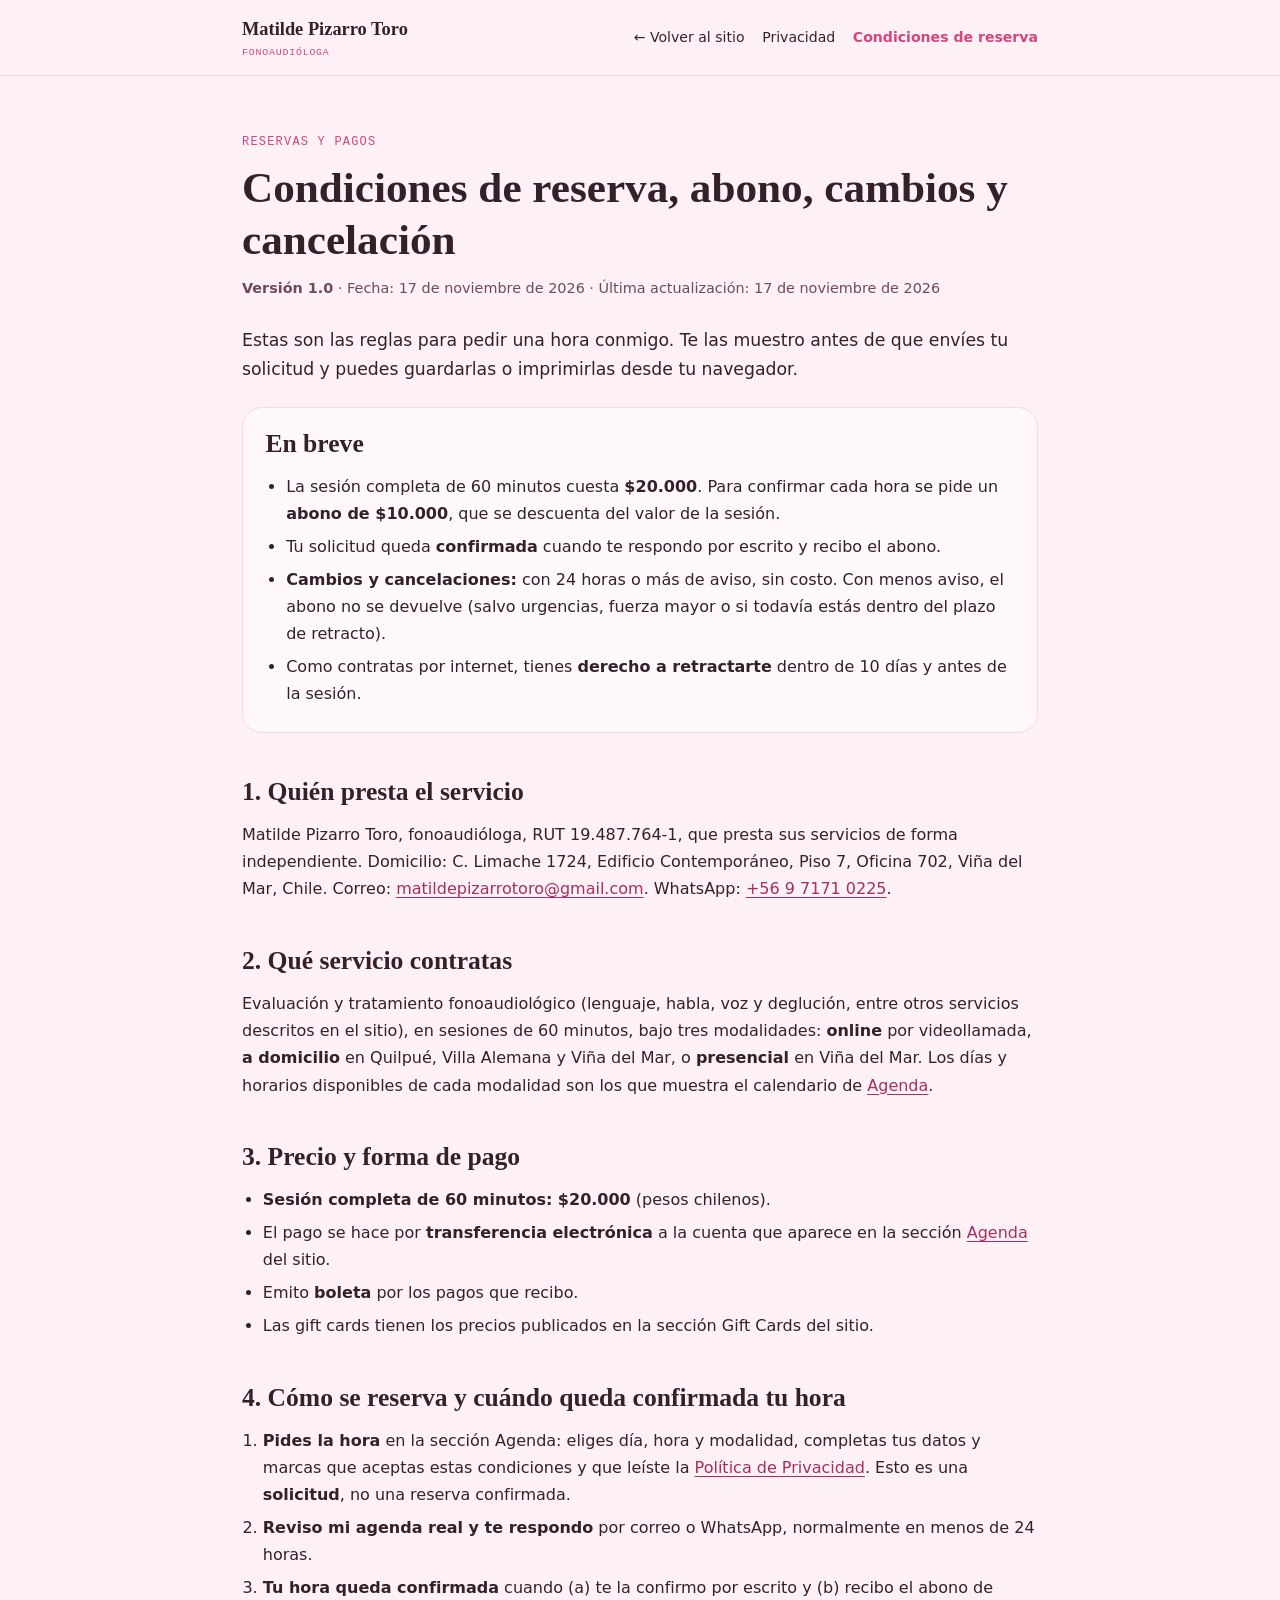
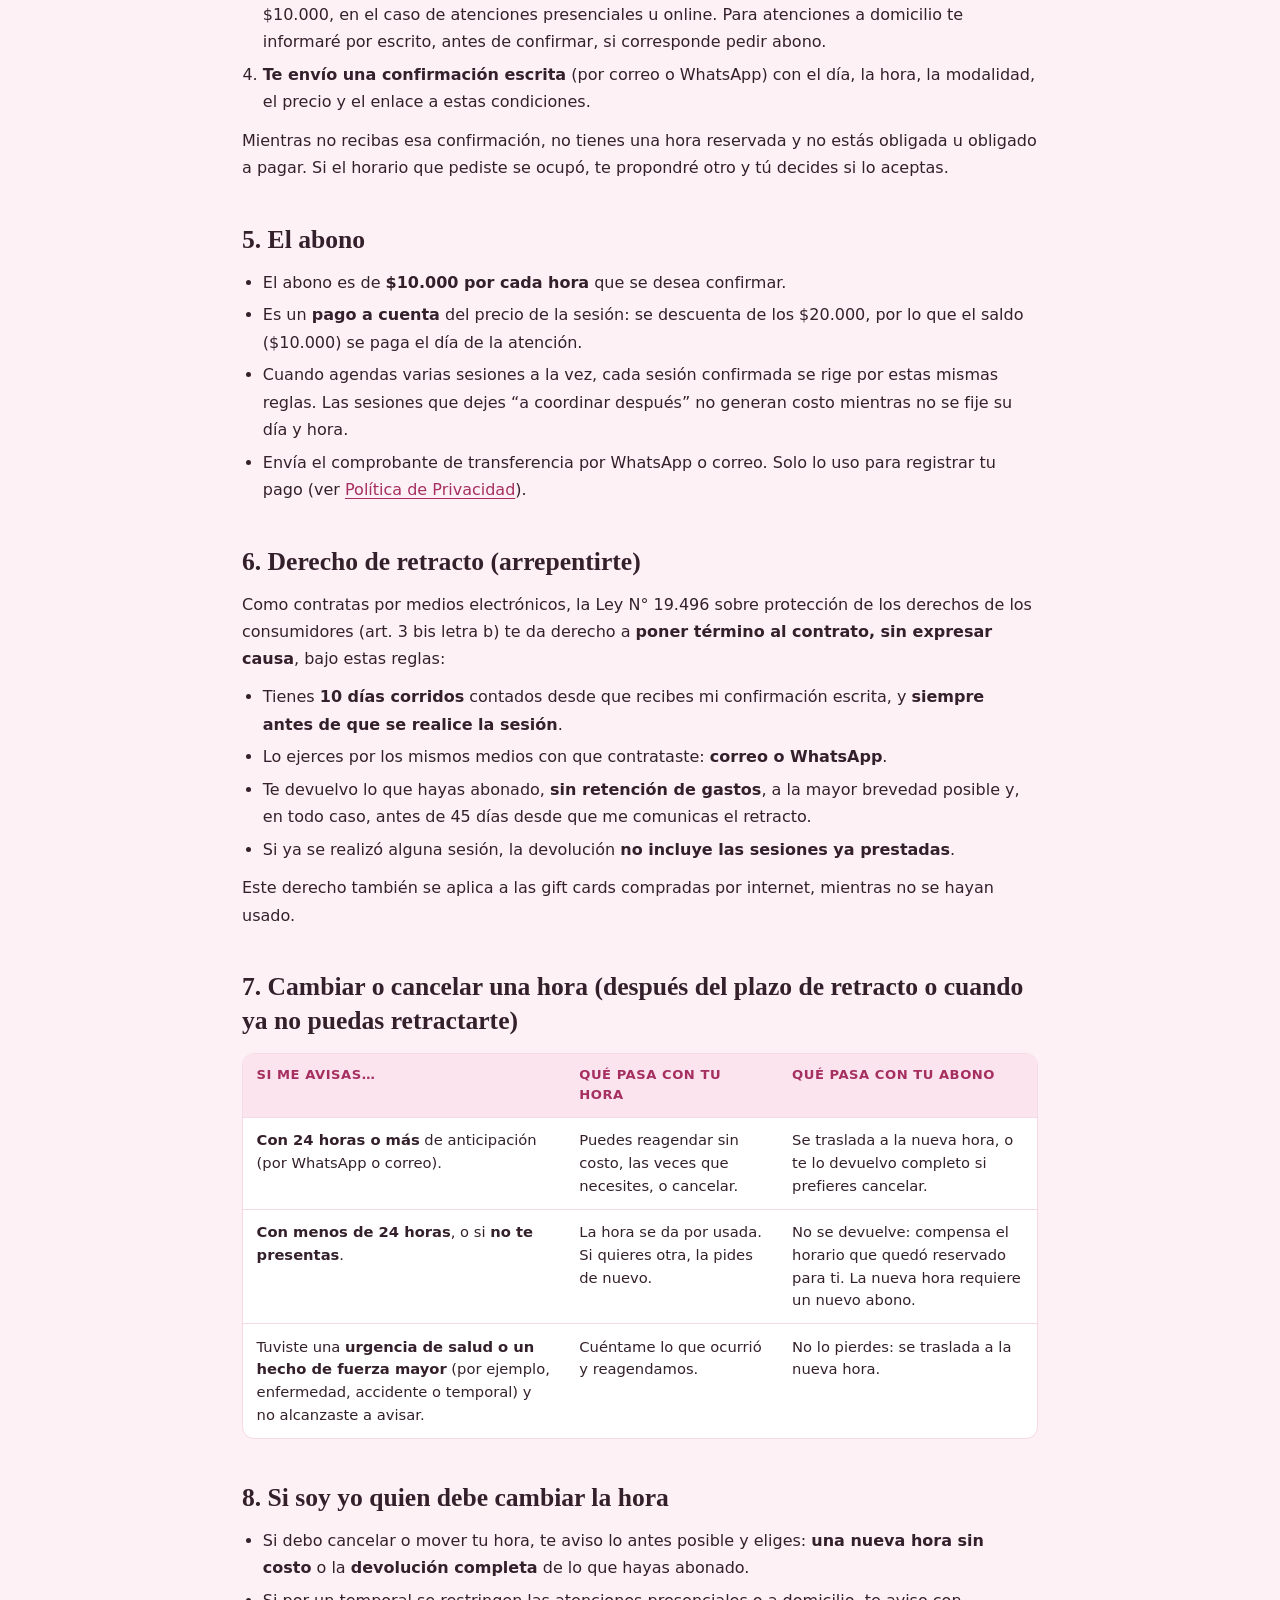
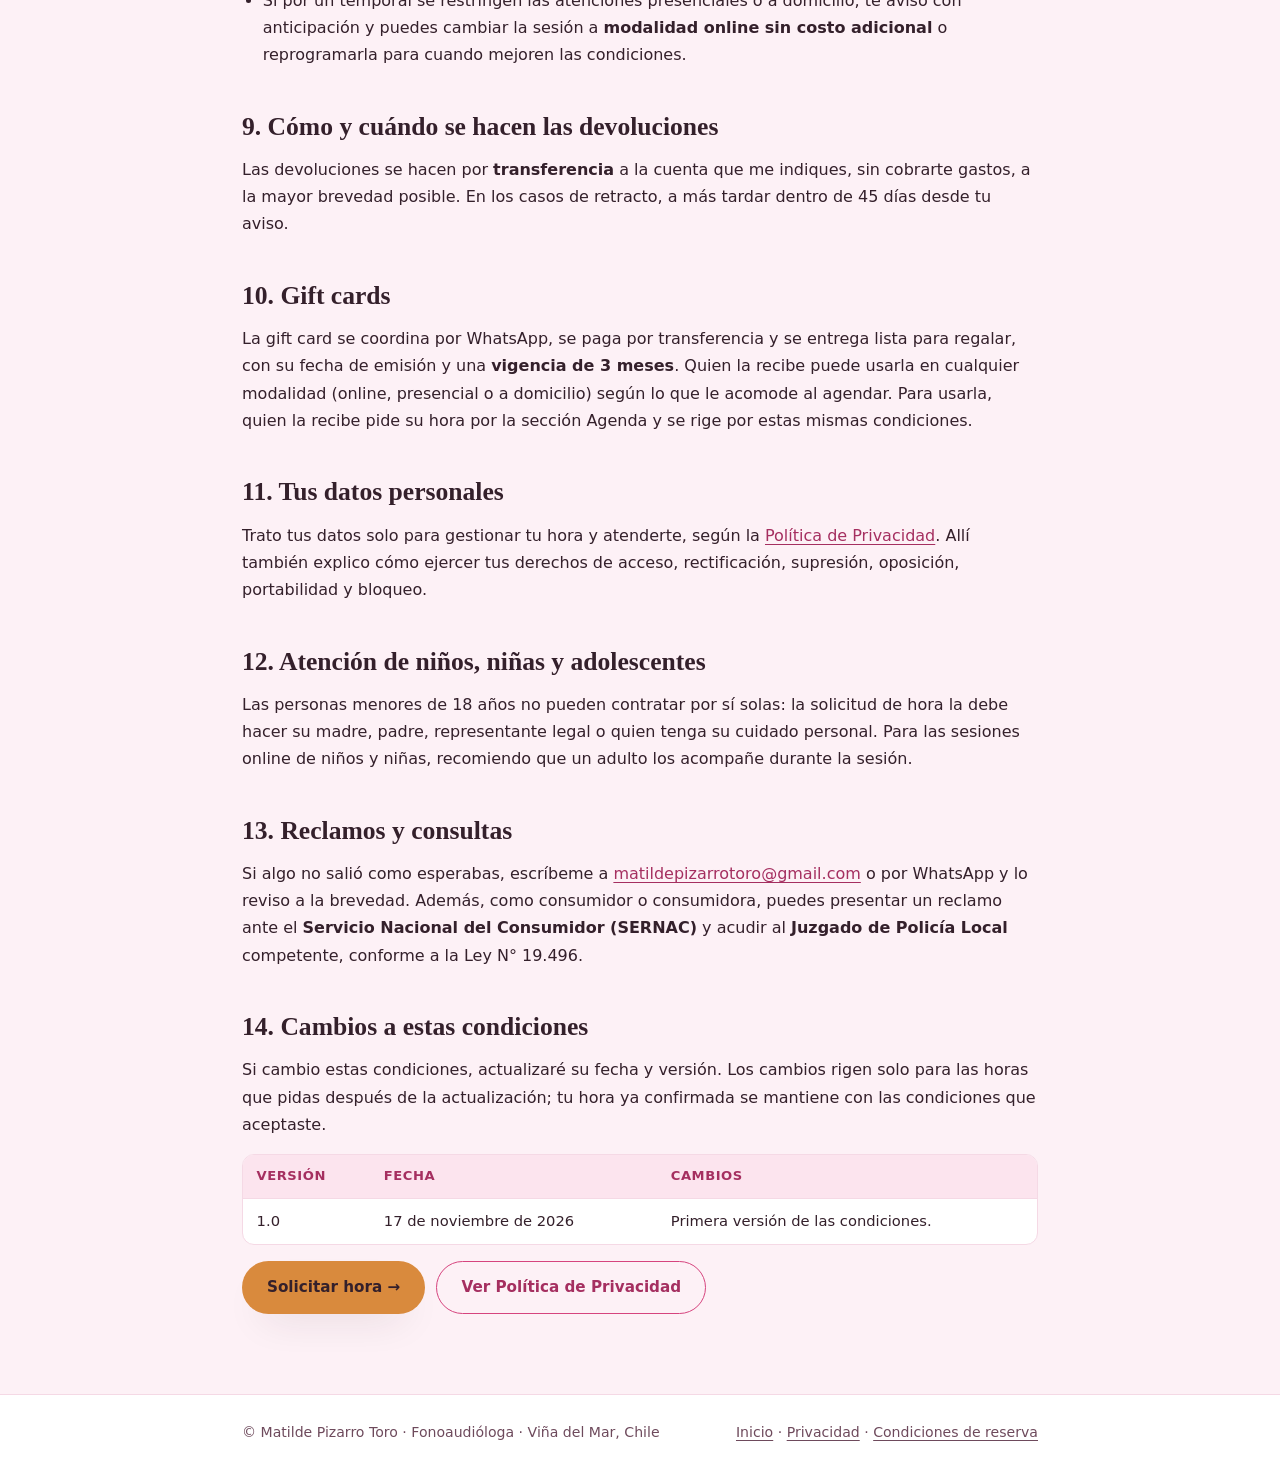
<file: condiciones.html>
<!DOCTYPE html>
<html lang="es-CL">
<head>
<meta charset="UTF-8">
<meta name="viewport" content="width=device-width, initial-scale=1.0, viewport-fit=cover">
<title>Condiciones de reserva, abono, cambios y cancelación | Matilde Pizarro Toro, Fonoaudióloga</title>
<meta name="description" content="Condiciones para reservar una hora con Matilde Pizarro Toro, Fonoaudióloga: precio, abono, cómo cancelar o reagendar, devoluciones y derecho de retracto.">
<meta name="referrer" content="strict-origin-when-cross-origin">
<meta name="theme-color" content="#D6447E">
<link rel="canonical" href="https://matildepizarro.github.io/fonoaudiologia/condiciones.html">
<link rel="icon" href="data:image/svg+xml,%3Csvg xmlns='http://www.w3.org/2000/svg' viewBox='0 0 100 100'%3E%3Ccircle cx='50' cy='50' r='48' fill='%23D6447E'/%3E%3C/svg%3E">
<link rel="stylesheet" href="assets/css/legal.css">
</head>
<body>
<a class="skip-link" href="#contenido">Saltar al contenido</a>

<header class="legal-header">
  <div class="wrap">
    <a class="legal-brand" href="index.html">Matilde Pizarro Toro<small>Fonoaudióloga</small></a>
    <nav class="legal-nav" aria-label="Navegación">
      <a href="index.html">← Volver al sitio</a>
      <a href="privacidad.html">Privacidad</a>
      <a href="condiciones.html" aria-current="page">Condiciones de reserva</a>
    </nav>
  </div>
</header>

<main class="wrap" id="contenido">
  <p class="eyebrow">Reservas y pagos</p>
  <h1>Condiciones de reserva, abono, cambios y cancelación</h1>
  <p class="meta"><strong>Versión 1.0</strong> · Fecha: 17 de noviembre de 2026 · Última actualización: 17 de noviembre de 2026</p>

  <p class="lead">Estas son las reglas para pedir una hora conmigo. Te las muestro antes de que envíes tu solicitud y puedes guardarlas o imprimirlas desde tu navegador.</p>

  <div class="box soft">
    <h2 id="resumen" style="margin-top:0">En breve</h2>
    <ul>
      <li>La sesión completa de 60 minutos cuesta <strong>$20.000</strong>. Para confirmar cada hora se pide un <strong>abono de $10.000</strong>, que se descuenta del valor de la sesión.</li>
      <li>Tu solicitud queda <strong>confirmada</strong> cuando te respondo por escrito y recibo el abono.</li>
      <li><strong>Cambios y cancelaciones:</strong> con 24 horas o más de aviso, sin costo. Con menos aviso, el abono no se devuelve (salvo urgencias, fuerza mayor o si todavía estás dentro del plazo de retracto).</li>
      <li>Como contratas por internet, tienes <strong>derecho a retractarte</strong> dentro de 10 días y antes de la sesión.</li>
    </ul>
  </div>

  <h2 id="quien">1. Quién presta el servicio</h2>
  <p>Matilde Pizarro Toro, fonoaudióloga, RUT 19.487.764-1, que presta sus servicios de forma independiente. Domicilio: C. Limache 1724, Edificio Contemporáneo, Piso 7, Oficina 702, Viña del Mar, Chile. Correo: <a href="mailto:matildepizarrotoro@gmail.com">matildepizarrotoro@gmail.com</a>. WhatsApp: <a href="https://wa.me/56971710225" rel="noopener noreferrer">+56 9 7171 0225</a>.</p>

  <h2 id="servicio">2. Qué servicio contratas</h2>
  <p>Evaluación y tratamiento fonoaudiológico (lenguaje, habla, voz y deglución, entre otros servicios descritos en el sitio), en sesiones de 60 minutos, bajo tres modalidades: <strong>online</strong> por videollamada, <strong>a domicilio</strong> en Quilpué, Villa Alemana y Viña del Mar, o <strong>presencial</strong> en Viña del Mar. Los días y horarios disponibles de cada modalidad son los que muestra el calendario de <a href="index.html#agenda">Agenda</a>.</p>

  <h2 id="precio">3. Precio y forma de pago</h2>
  <ul>
    <li><strong>Sesión completa de 60 minutos: $20.000</strong> (pesos chilenos).</li>
    <li>El pago se hace por <strong>transferencia electrónica</strong> a la cuenta que aparece en la sección <a href="index.html#agenda">Agenda</a> del sitio.</li>
    <li>Emito <strong>boleta</strong> por los pagos que recibo.</li>
    <li>Las gift cards tienen los precios publicados en la sección Gift Cards del sitio.</li>
  </ul>

  <h2 id="reserva">4. Cómo se reserva y cuándo queda confirmada tu hora</h2>
  <ol>
    <li><strong>Pides la hora</strong> en la sección Agenda: eliges día, hora y modalidad, completas tus datos y marcas que aceptas estas condiciones y que leíste la <a href="privacidad.html">Política de Privacidad</a>. Esto es una <strong>solicitud</strong>, no una reserva confirmada.</li>
    <li><strong>Reviso mi agenda real y te respondo</strong> por correo o WhatsApp, normalmente en menos de 24 horas.</li>
    <li><strong>Tu hora queda confirmada</strong> cuando (a) te la confirmo por escrito y (b) recibo el abono de $10.000, en el caso de atenciones presenciales u online. Para atenciones a domicilio te informaré por escrito, antes de confirmar, si corresponde pedir abono.</li>
    <li><strong>Te envío una confirmación escrita</strong> (por correo o WhatsApp) con el día, la hora, la modalidad, el precio y el enlace a estas condiciones.</li>
  </ol>
  <p>Mientras no recibas esa confirmación, no tienes una hora reservada y no estás obligada u obligado a pagar. Si el horario que pediste se ocupó, te propondré otro y tú decides si lo aceptas.</p>

  <h2 id="abono">5. El abono</h2>
  <ul>
    <li>El abono es de <strong>$10.000 por cada hora</strong> que se desea confirmar.</li>
    <li>Es un <strong>pago a cuenta</strong> del precio de la sesión: se descuenta de los $20.000, por lo que el saldo ($10.000) se paga el día de la atención.</li>
    <li>Cuando agendas varias sesiones a la vez, cada sesión confirmada se rige por estas mismas reglas. Las sesiones que dejes “a coordinar después” no generan costo mientras no se fije su día y hora.</li>
    <li>Envía el comprobante de transferencia por WhatsApp o correo. Solo lo uso para registrar tu pago (ver <a href="privacidad.html#datos">Política de Privacidad</a>).</li>
  </ul>

  <h2 id="retracto">6. Derecho de retracto (arrepentirte)</h2>
  <p>Como contratas por medios electrónicos, la Ley N° 19.496 sobre protección de los derechos de los consumidores (art. 3 bis letra b) te da derecho a <strong>poner término al contrato, sin expresar causa</strong>, bajo estas reglas:</p>
  <ul>
    <li>Tienes <strong>10 días corridos</strong> contados desde que recibes mi confirmación escrita, y <strong>siempre antes de que se realice la sesión</strong>.</li>
    <li>Lo ejerces por los mismos medios con que contrataste: <strong>correo o WhatsApp</strong>.</li>
    <li>Te devuelvo lo que hayas abonado, <strong>sin retención de gastos</strong>, a la mayor brevedad posible y, en todo caso, antes de 45 días desde que me comunicas el retracto.</li>
    <li>Si ya se realizó alguna sesión, la devolución <strong>no incluye las sesiones ya prestadas</strong>.</li>
  </ul>
  <p>Este derecho también se aplica a las gift cards compradas por internet, mientras no se hayan usado.</p>

  <h2 id="cancelar">7. Cambiar o cancelar una hora (después del plazo de retracto o cuando ya no puedas retractarte)</h2>
  <div class="table-wrap" role="region" aria-label="Tabla de cambios y cancelaciones" tabindex="0">
    <table style="min-width:520px">
      <thead><tr><th>Si me avisas…</th><th>Qué pasa con tu hora</th><th>Qué pasa con tu abono</th></tr></thead>
      <tbody>
        <tr>
          <td><strong>Con 24 horas o más</strong> de anticipación (por WhatsApp o correo).</td>
          <td>Puedes reagendar sin costo, las veces que necesites, o cancelar.</td>
          <td>Se traslada a la nueva hora, o te lo devuelvo completo si prefieres cancelar.</td>
        </tr>
        <tr>
          <td><strong>Con menos de 24 horas</strong>, o si <strong>no te presentas</strong>.</td>
          <td>La hora se da por usada. Si quieres otra, la pides de nuevo.</td>
          <td>No se devuelve: compensa el horario que quedó reservado para ti. La nueva hora requiere un nuevo abono.</td>
        </tr>
        <tr>
          <td>Tuviste una <strong>urgencia de salud o un hecho de fuerza mayor</strong> (por ejemplo, enfermedad, accidente o temporal) y no alcanzaste a avisar.</td>
          <td>Cuéntame lo que ocurrió y reagendamos.</td>
          <td>No lo pierdes: se traslada a la nueva hora.</td>
        </tr>
      </tbody>
    </table>
  </div>

  <h2 id="profesional">8. Si soy yo quien debe cambiar la hora</h2>
  <ul>
    <li>Si debo cancelar o mover tu hora, te aviso lo antes posible y eliges: <strong>una nueva hora sin costo</strong> o la <strong>devolución completa</strong> de lo que hayas abonado.</li>
    <li>Si por un temporal se restringen las atenciones presenciales o a domicilio, te aviso con anticipación y puedes cambiar la sesión a <strong>modalidad online sin costo adicional</strong> o reprogramarla para cuando mejoren las condiciones.</li>
  </ul>

  <h2 id="devoluciones">9. Cómo y cuándo se hacen las devoluciones</h2>
  <p>Las devoluciones se hacen por <strong>transferencia</strong> a la cuenta que me indiques, sin cobrarte gastos, a la mayor brevedad posible. En los casos de retracto, a más tardar dentro de 45 días desde tu aviso.</p>

  <h2 id="giftcards">10. Gift cards</h2>
  <p>La gift card se coordina por WhatsApp, se paga por transferencia y se entrega lista para regalar, con su fecha de emisión y una <strong>vigencia de 3 meses</strong>. Quien la recibe puede usarla en cualquier modalidad (online, presencial o a domicilio) según lo que le acomode al agendar. Para usarla, quien la recibe pide su hora por la sección Agenda y se rige por estas mismas condiciones.</p>

  <h2 id="datos">11. Tus datos personales</h2>
  <p>Trato tus datos solo para gestionar tu hora y atenderte, según la <a href="privacidad.html">Política de Privacidad</a>. Allí también explico cómo ejercer tus derechos de acceso, rectificación, supresión, oposición, portabilidad y bloqueo.</p>

  <h2 id="menores">12. Atención de niños, niñas y adolescentes</h2>
  <p>Las personas menores de 18 años no pueden contratar por sí solas: la solicitud de hora la debe hacer su madre, padre, representante legal o quien tenga su cuidado personal. Para las sesiones online de niños y niñas, recomiendo que un adulto los acompañe durante la sesión.</p>

  <h2 id="reclamos">13. Reclamos y consultas</h2>
  <p>Si algo no salió como esperabas, escríbeme a <a href="mailto:matildepizarrotoro@gmail.com">matildepizarrotoro@gmail.com</a> o por WhatsApp y lo reviso a la brevedad. Además, como consumidor o consumidora, puedes presentar un reclamo ante el <strong>Servicio Nacional del Consumidor (SERNAC)</strong> y acudir al <strong>Juzgado de Policía Local</strong> competente, conforme a la Ley N° 19.496.</p>

  <h2 id="cambios">14. Cambios a estas condiciones</h2>
  <p>Si cambio estas condiciones, actualizaré su fecha y versión. Los cambios rigen solo para las horas que pidas después de la actualización; tu hora ya confirmada se mantiene con las condiciones que aceptaste.</p>
  <div class="table-wrap version-log" role="region" aria-label="Historial de versiones" tabindex="0">
    <table style="min-width:420px">
      <thead><tr><th>Versión</th><th>Fecha</th><th>Cambios</th></tr></thead>
      <tbody><tr><td>1.0</td><td>17 de noviembre de 2026</td><td>Primera versión de las condiciones.</td></tr></tbody>
    </table>
  </div>

  <div class="btn-row">
    <a class="btn btn-primary" href="index.html#agenda">Solicitar hora →</a>
    <a class="btn btn-ghost" href="privacidad.html">Ver Política de Privacidad</a>
  </div>
</main>

<footer class="legal-footer">
  <div class="wrap">
    <span>© Matilde Pizarro Toro · Fonoaudióloga · Viña del Mar, Chile</span>
    <span><a href="index.html">Inicio</a> · <a href="privacidad.html">Privacidad</a> · <a href="condiciones.html">Condiciones de reserva</a></span>
  </div>
</footer>
</body>
</html>
</file>
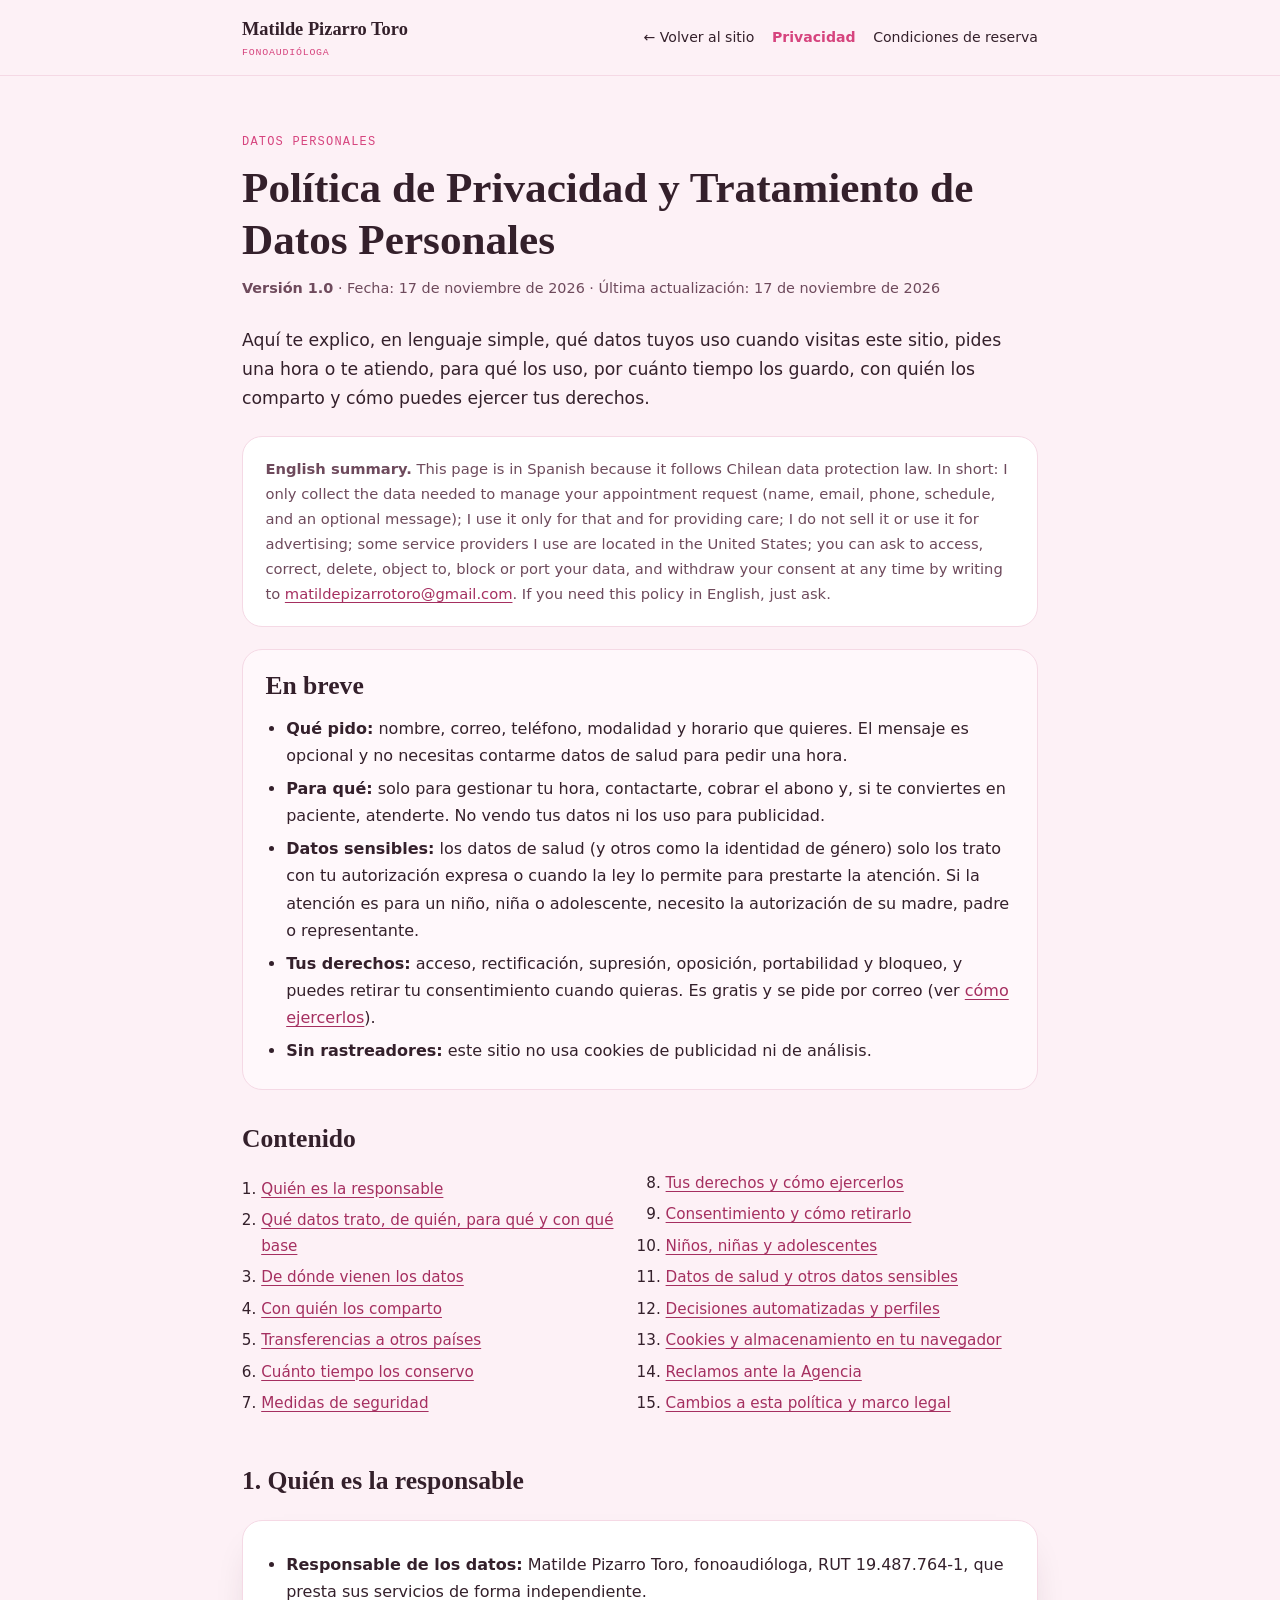
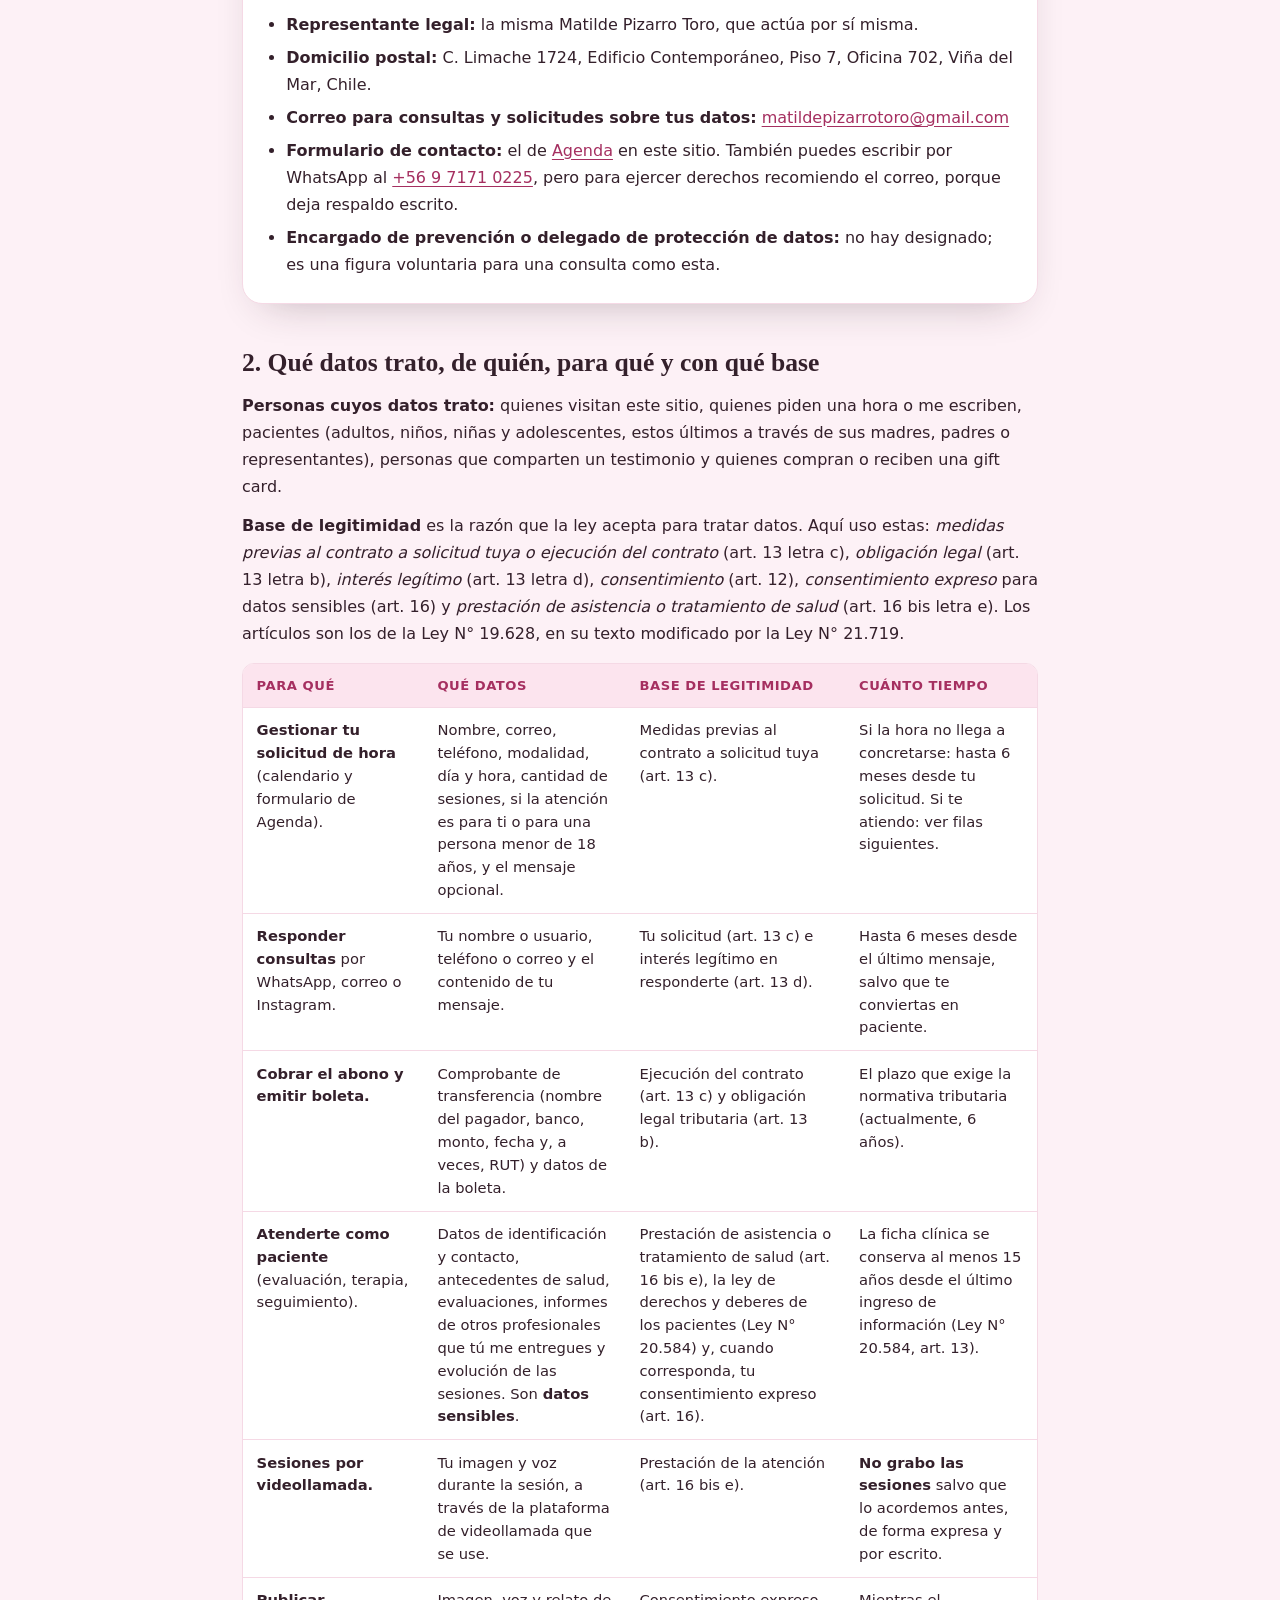
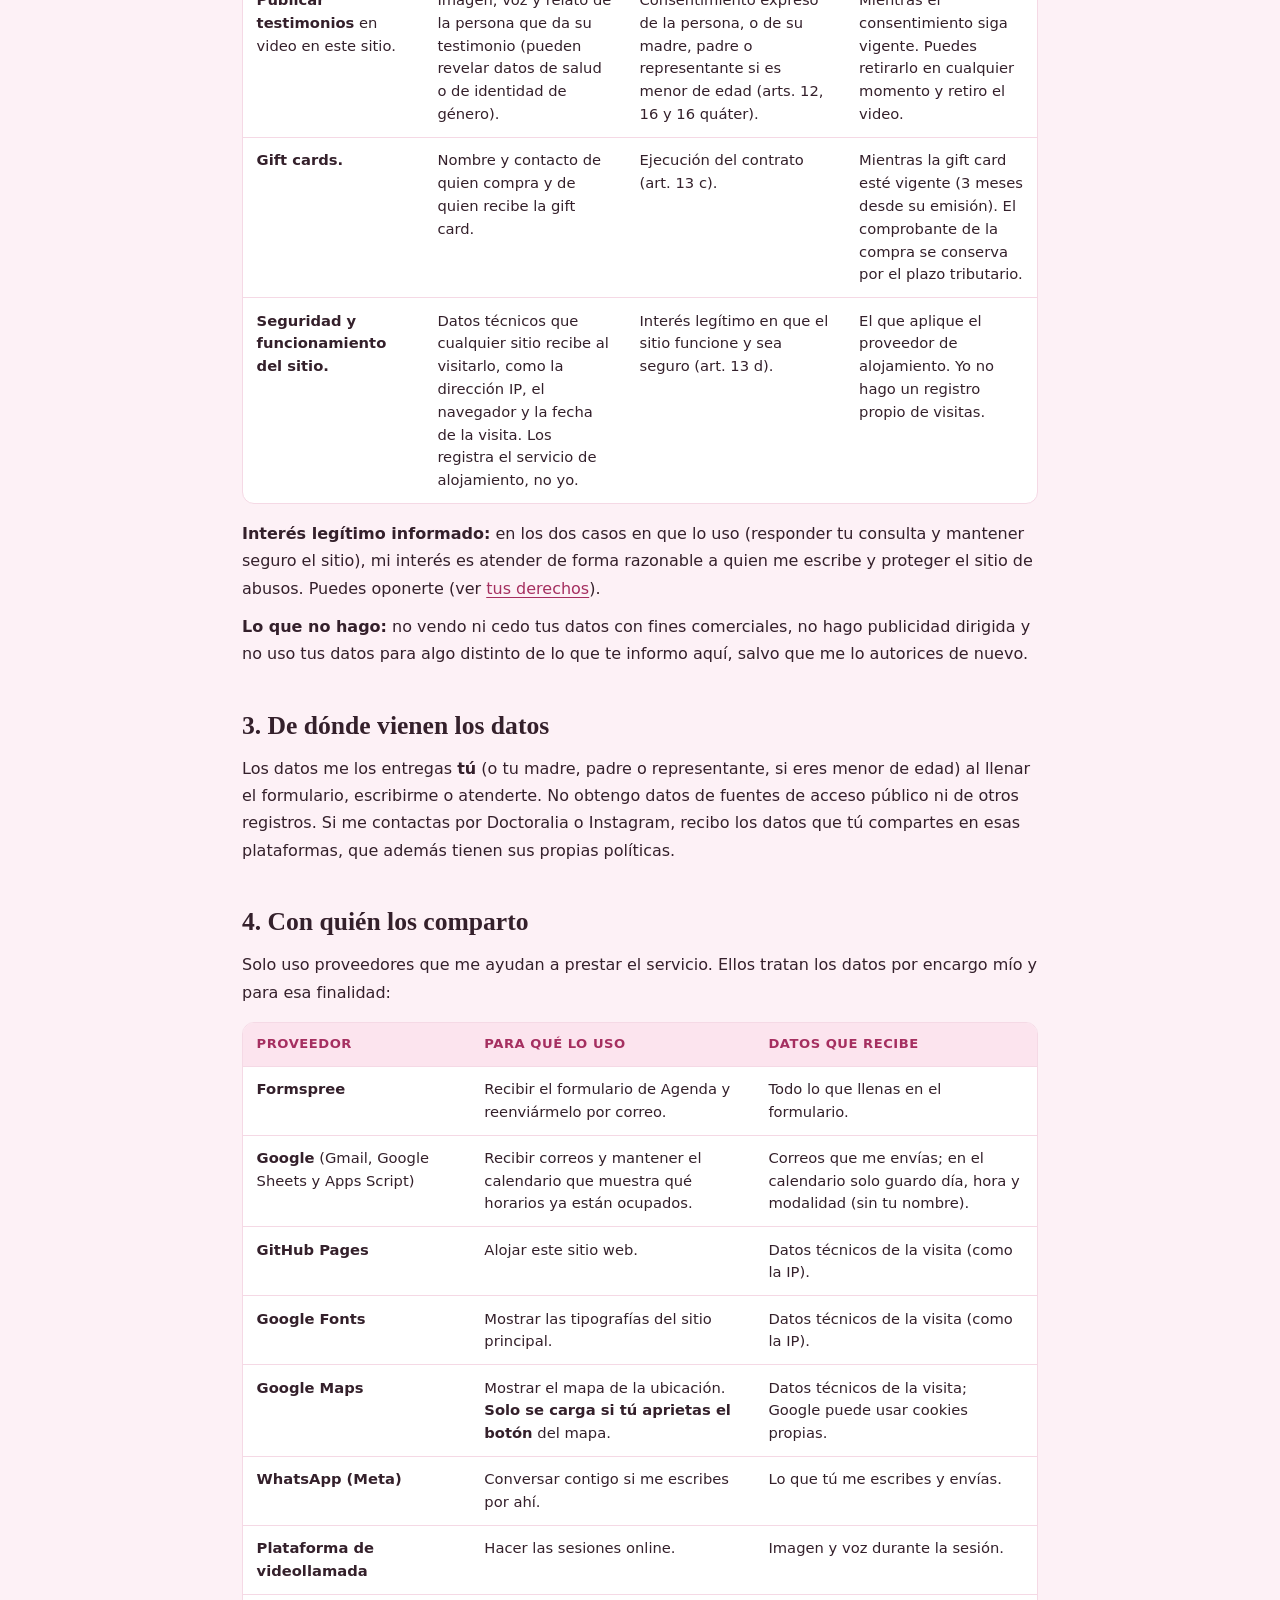
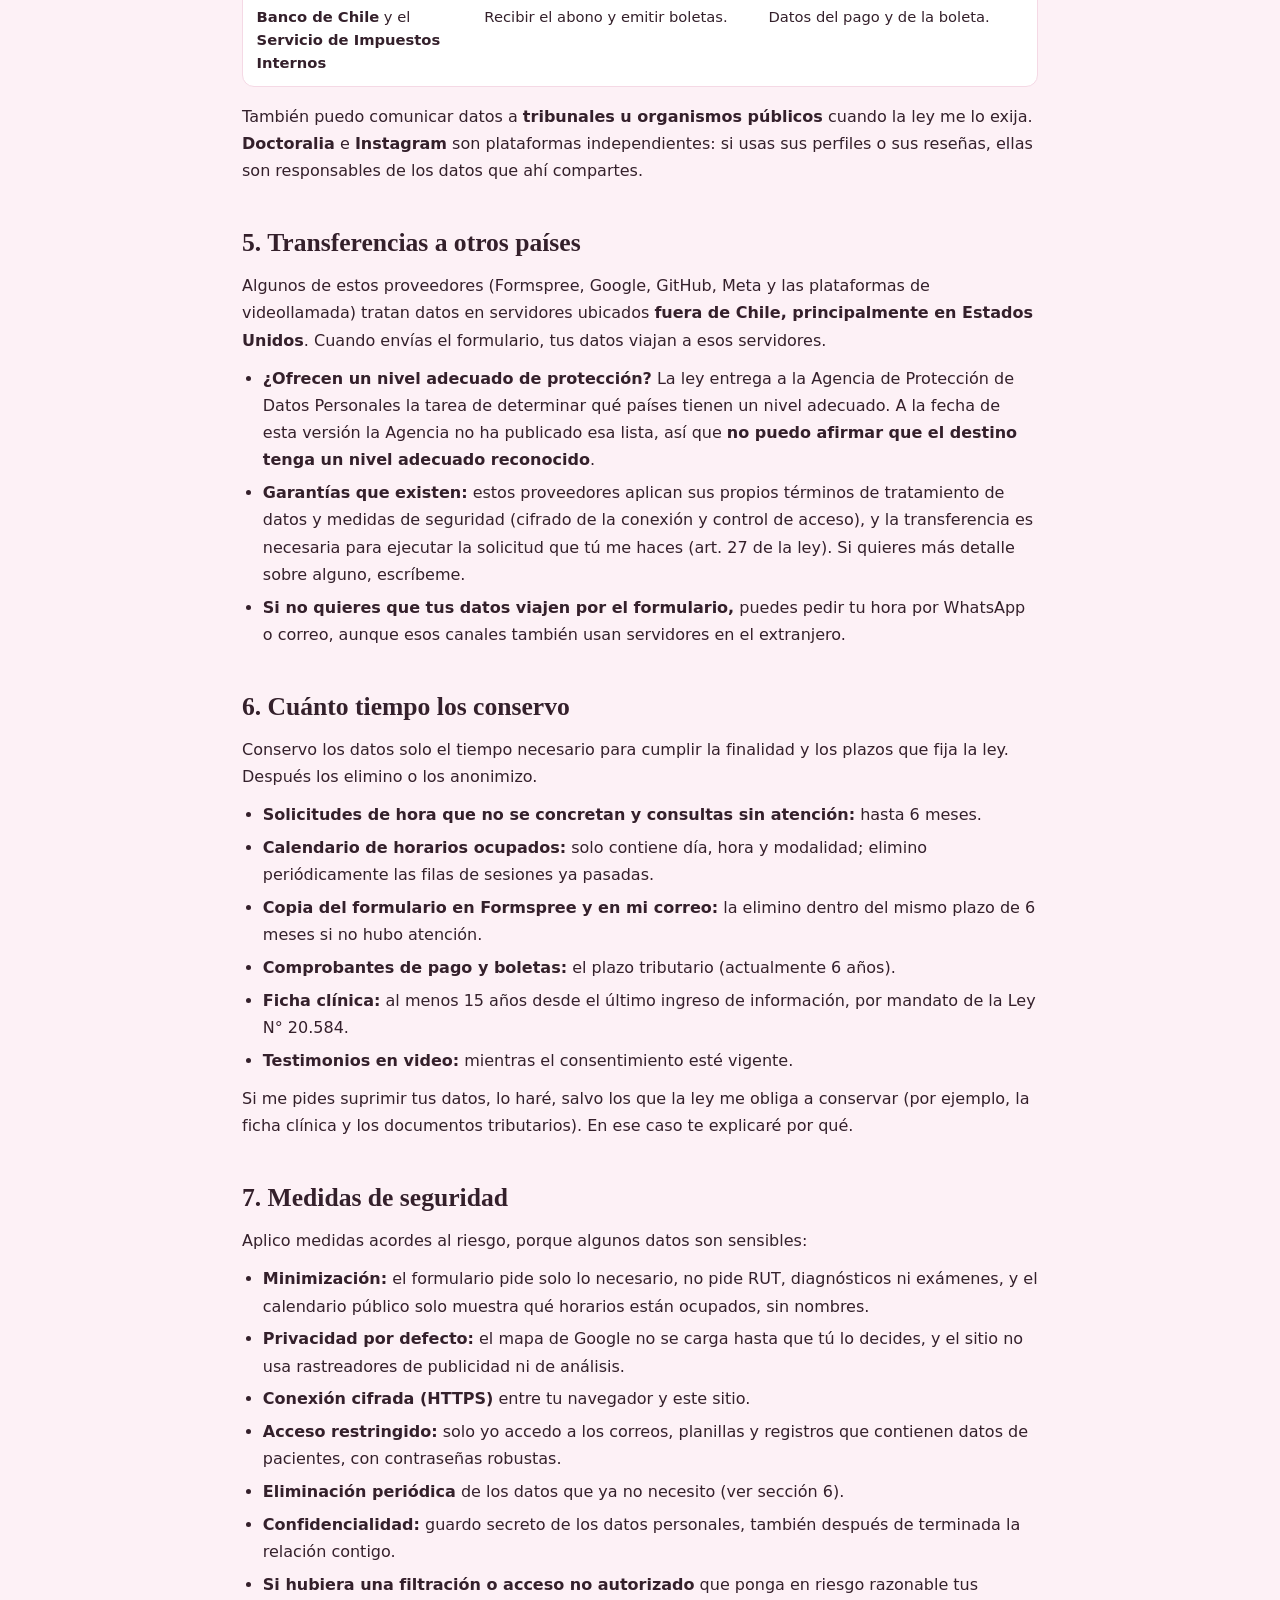
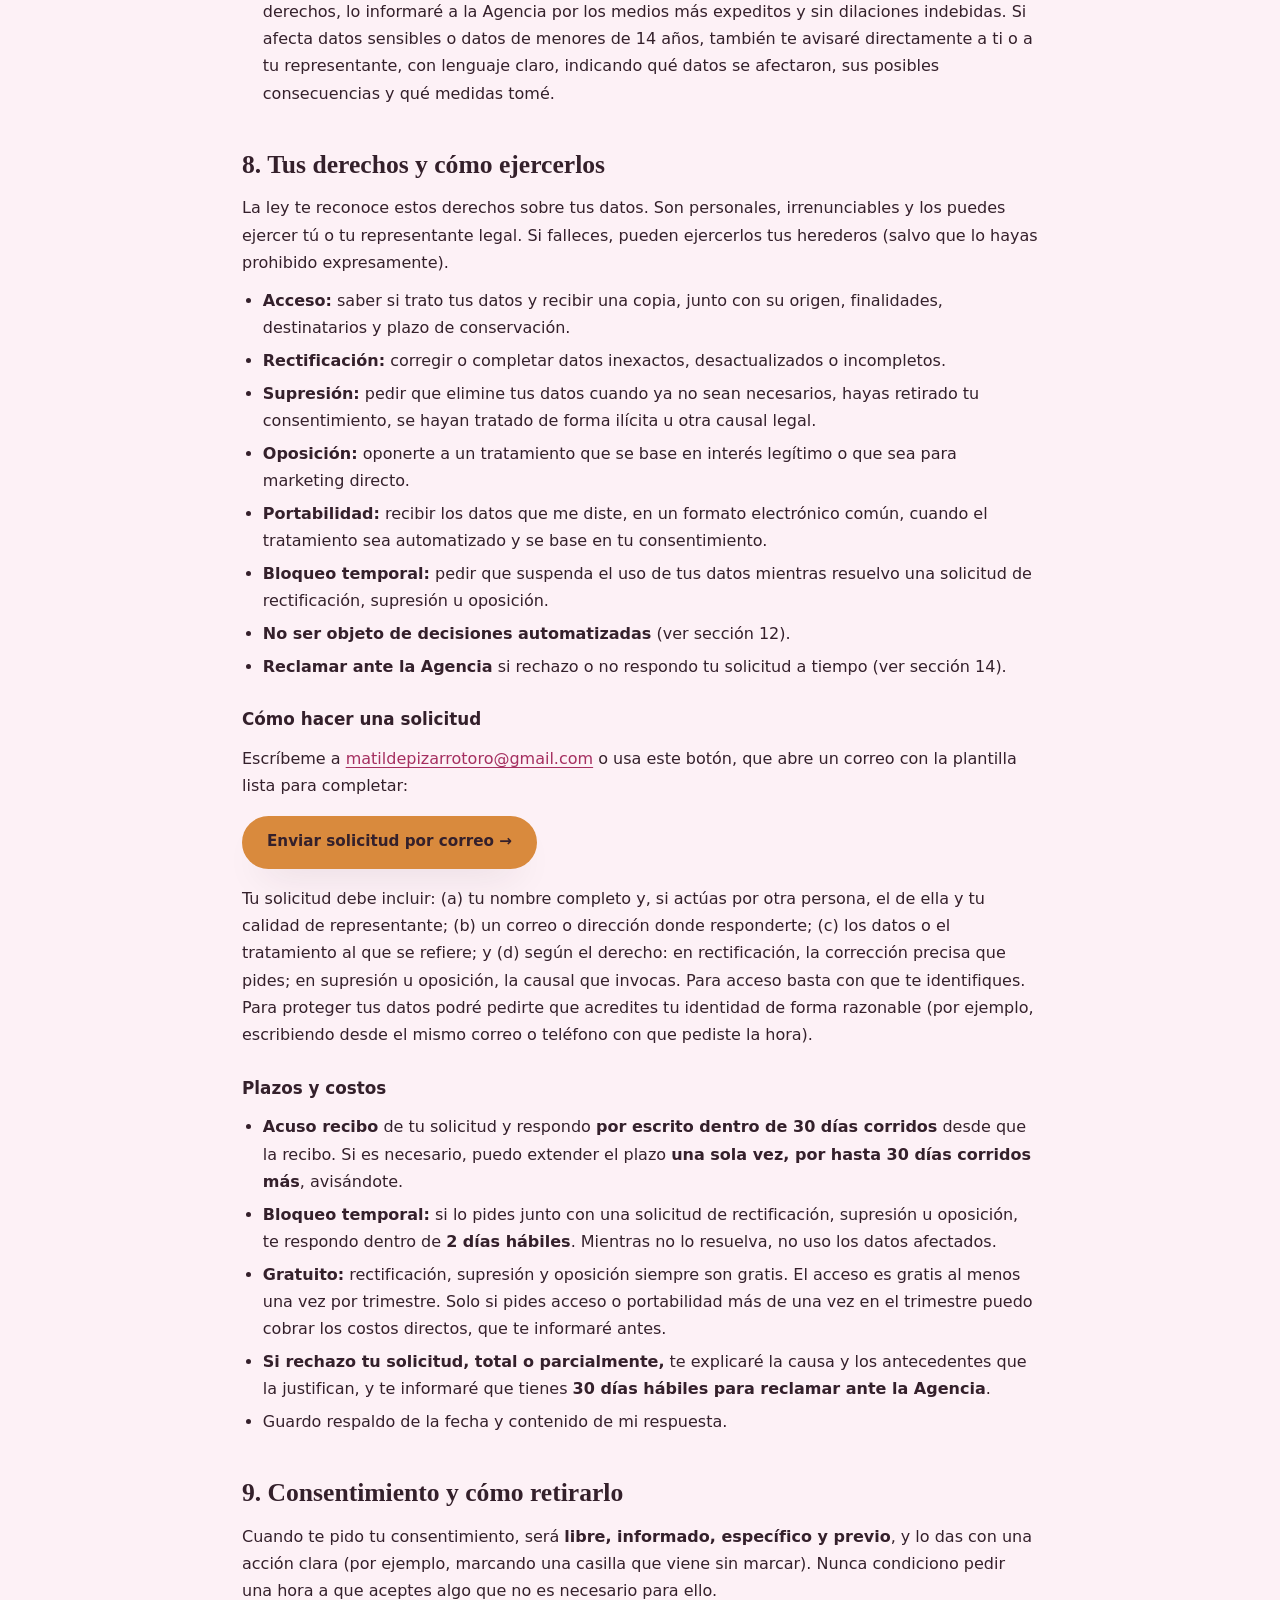
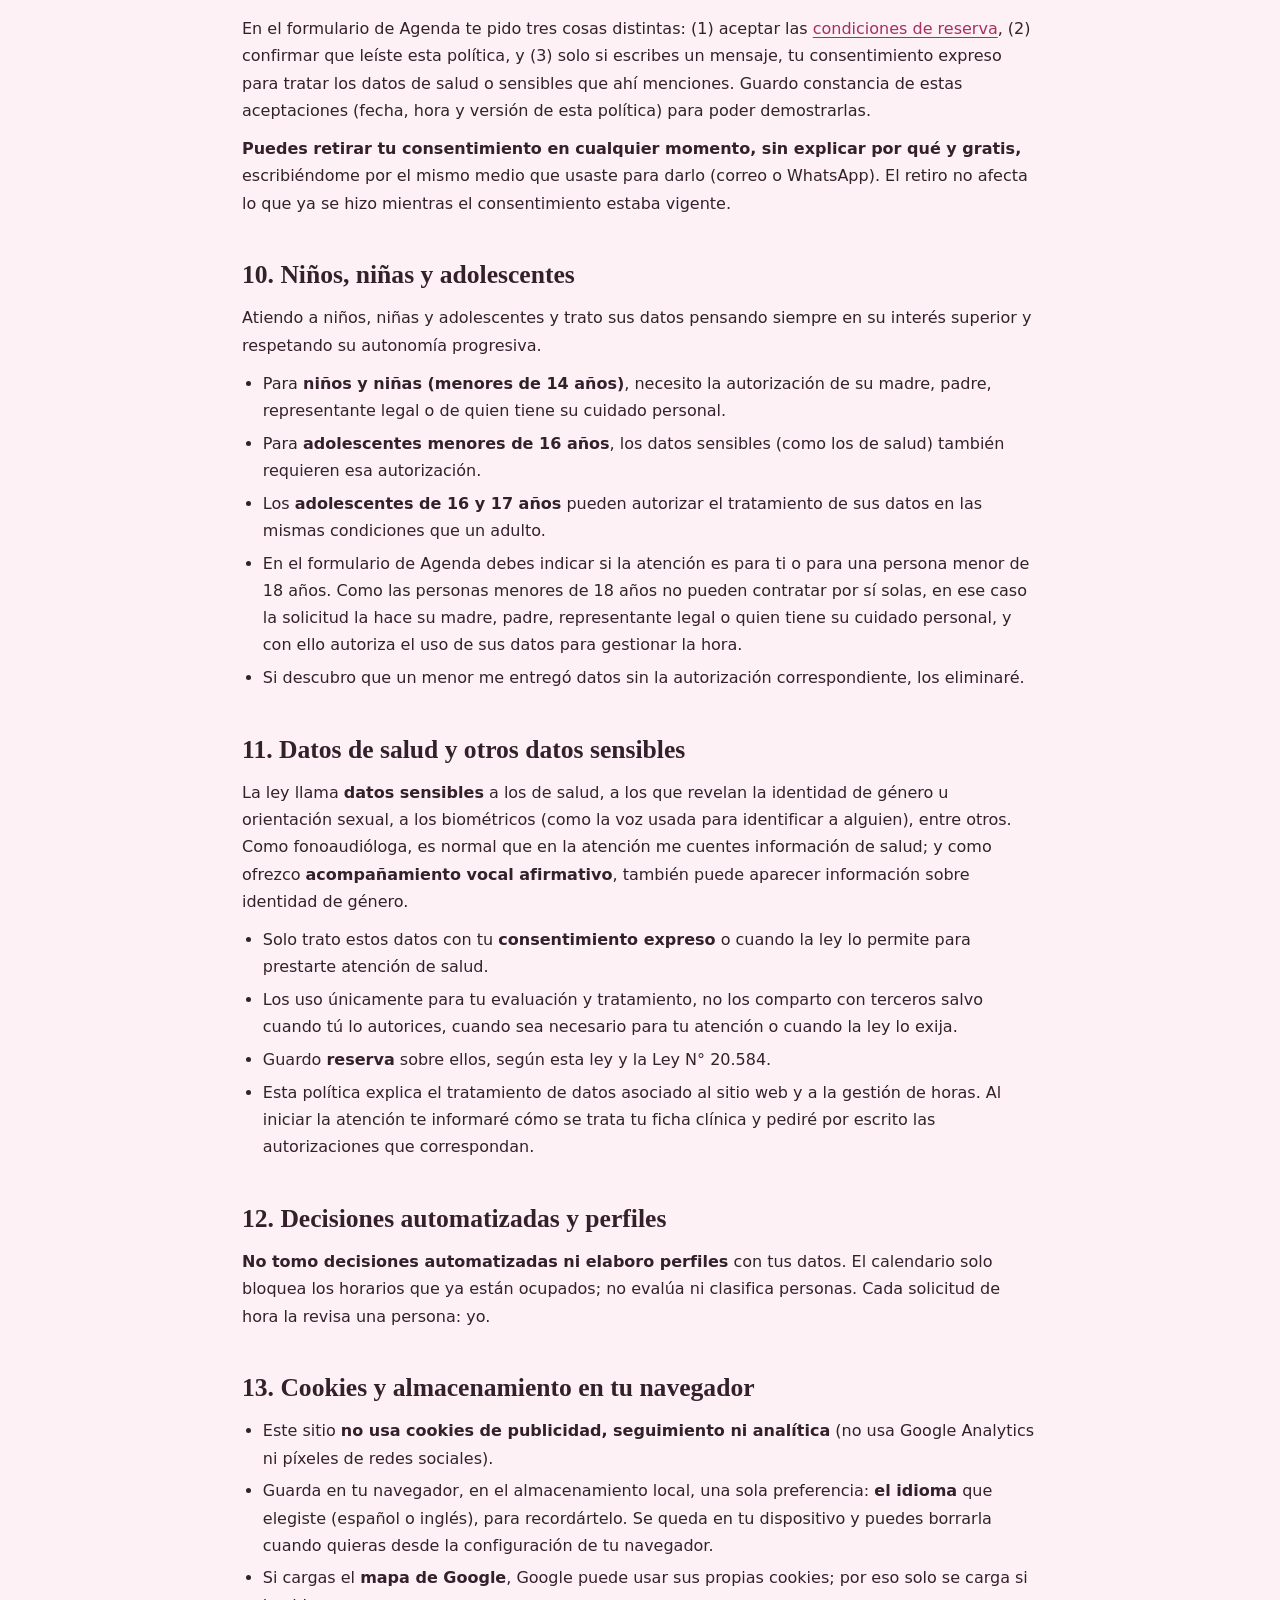
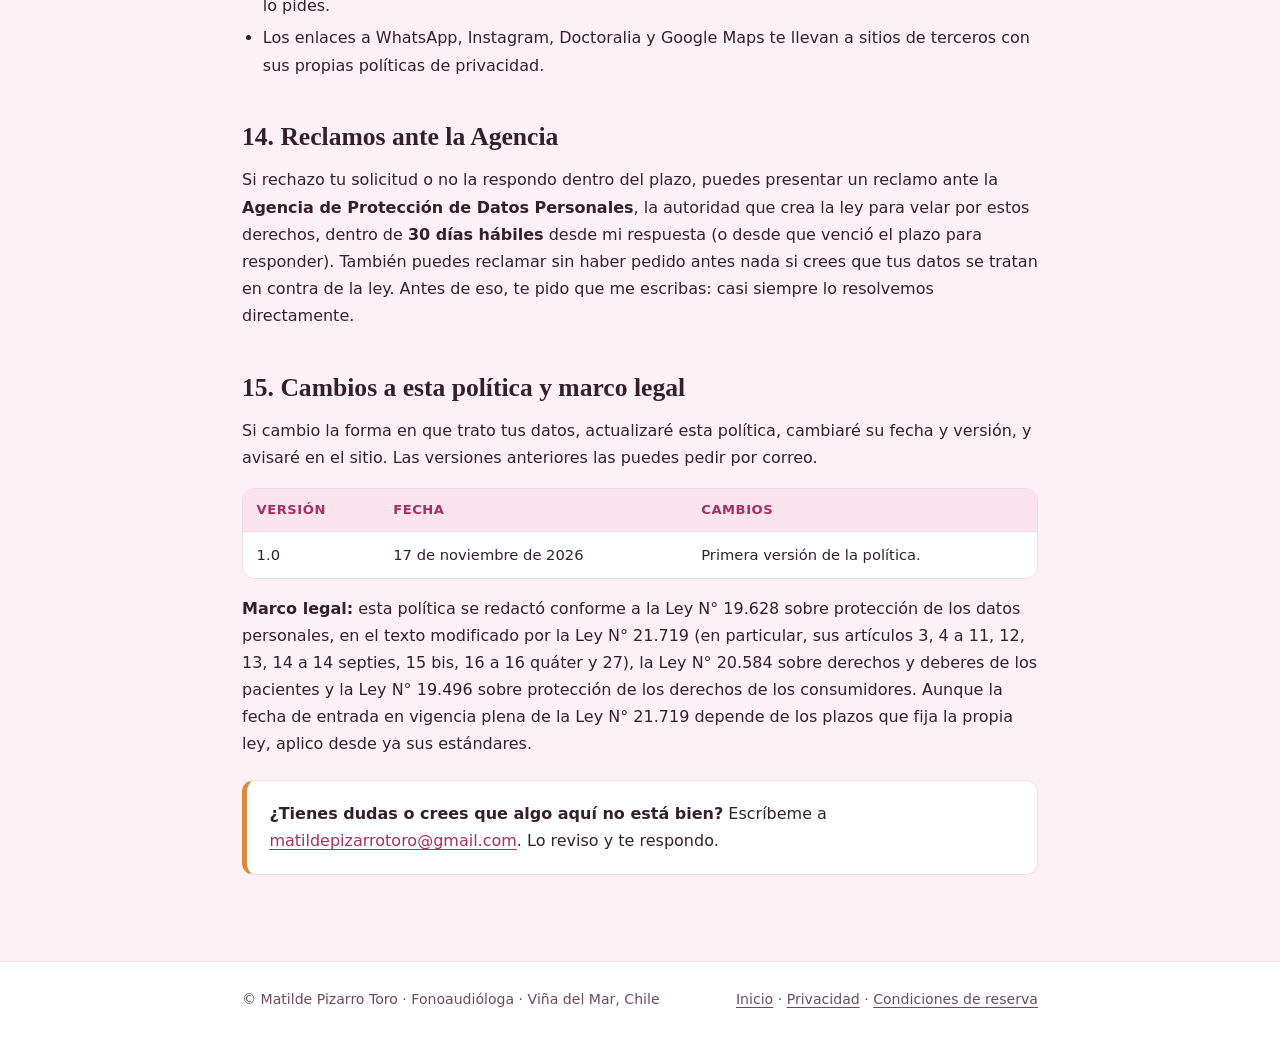
<file: privacidad.html>
<!DOCTYPE html>
<html lang="es-CL">
<head>
<meta charset="UTF-8">
<meta name="viewport" content="width=device-width, initial-scale=1.0, viewport-fit=cover">
<title>Política de Privacidad | Matilde Pizarro Toro, Fonoaudióloga</title>
<meta name="description" content="Política de privacidad y tratamiento de datos personales de Matilde Pizarro Toro, Fonoaudióloga: qué datos trato, para qué, por cuánto tiempo, con quién los comparto y cómo ejercer tus derechos.">
<meta name="referrer" content="strict-origin-when-cross-origin">
<meta name="theme-color" content="#D6447E">
<link rel="canonical" href="https://matildepizarro.github.io/fonoaudiologia/privacidad.html">
<link rel="icon" href="data:image/svg+xml,%3Csvg xmlns='http://www.w3.org/2000/svg' viewBox='0 0 100 100'%3E%3Ccircle cx='50' cy='50' r='48' fill='%23D6447E'/%3E%3C/svg%3E">
<link rel="stylesheet" href="assets/css/legal.css">
</head>
<body>
<a class="skip-link" href="#contenido">Saltar al contenido</a>

<header class="legal-header">
  <div class="wrap">
    <a class="legal-brand" href="index.html">Matilde Pizarro Toro<small>Fonoaudióloga</small></a>
    <nav class="legal-nav" aria-label="Navegación">
      <a href="index.html">← Volver al sitio</a>
      <a href="privacidad.html" aria-current="page">Privacidad</a>
      <a href="condiciones.html">Condiciones de reserva</a>
    </nav>
  </div>
</header>

<main class="wrap" id="contenido">
  <p class="eyebrow">Datos personales</p>
  <h1>Política de Privacidad y Tratamiento de Datos Personales</h1>
  <p class="meta"><strong>Versión 1.0</strong> · Fecha: 17 de noviembre de 2026 · Última actualización: 17 de noviembre de 2026</p>

  <p class="lead">Aquí te explico, en lenguaje simple, qué datos tuyos uso cuando visitas este sitio, pides una hora o te atiendo, para qué los uso, por cuánto tiempo los guardo, con quién los comparto y cómo puedes ejercer tus derechos.</p>

  <div class="box en" lang="en">
    <strong>English summary.</strong> This page is in Spanish because it follows Chilean data protection law. In short: I only collect the data needed to manage your appointment request (name, email, phone, schedule, and an optional message); I use it only for that and for providing care; I do not sell it or use it for advertising; some service providers I use are located in the United States; you can ask to access, correct, delete, object to, block or port your data, and withdraw your consent at any time by writing to <a href="mailto:matildepizarrotoro@gmail.com">matildepizarrotoro@gmail.com</a>. If you need this policy in English, just ask.
  </div>

  <div class="box soft">
    <h2 id="resumen" style="margin-top:0">En breve</h2>
    <ul>
      <li><strong>Qué pido:</strong> nombre, correo, teléfono, modalidad y horario que quieres. El mensaje es opcional y no necesitas contarme datos de salud para pedir una hora.</li>
      <li><strong>Para qué:</strong> solo para gestionar tu hora, contactarte, cobrar el abono y, si te conviertes en paciente, atenderte. No vendo tus datos ni los uso para publicidad.</li>
      <li><strong>Datos sensibles:</strong> los datos de salud (y otros como la identidad de género) solo los trato con tu autorización expresa o cuando la ley lo permite para prestarte la atención. Si la atención es para un niño, niña o adolescente, necesito la autorización de su madre, padre o representante.</li>
      <li><strong>Tus derechos:</strong> acceso, rectificación, supresión, oposición, portabilidad y bloqueo, y puedes retirar tu consentimiento cuando quieras. Es gratis y se pide por correo (ver <a href="#derechos">cómo ejercerlos</a>).</li>
      <li><strong>Sin rastreadores:</strong> este sitio no usa cookies de publicidad ni de análisis.</li>
    </ul>
  </div>

  <h2 id="indice" style="margin-top:2rem">Contenido</h2>
  <ol class="toc">
    <li><a href="#responsable">Quién es la responsable</a></li>
    <li><a href="#datos">Qué datos trato, de quién, para qué y con qué base</a></li>
    <li><a href="#fuente">De dónde vienen los datos</a></li>
    <li><a href="#destinatarios">Con quién los comparto</a></li>
    <li><a href="#transferencias">Transferencias a otros países</a></li>
    <li><a href="#plazos">Cuánto tiempo los conservo</a></li>
    <li><a href="#seguridad">Medidas de seguridad</a></li>
    <li><a href="#derechos">Tus derechos y cómo ejercerlos</a></li>
    <li><a href="#consentimiento">Consentimiento y cómo retirarlo</a></li>
    <li><a href="#menores">Niños, niñas y adolescentes</a></li>
    <li><a href="#sensibles">Datos de salud y otros datos sensibles</a></li>
    <li><a href="#automatizadas">Decisiones automatizadas y perfiles</a></li>
    <li><a href="#navegador">Cookies y almacenamiento en tu navegador</a></li>
    <li><a href="#reclamar">Reclamos ante la Agencia</a></li>
    <li><a href="#cambios">Cambios a esta política y marco legal</a></li>
  </ol>

  <h2 id="responsable">1. Quién es la responsable</h2>
  <div class="box">
    <ul>
      <li><strong>Responsable de los datos:</strong> Matilde Pizarro Toro, fonoaudióloga, RUT 19.487.764-1, que presta sus servicios de forma independiente.</li>
      <li><strong>Representante legal:</strong> la misma Matilde Pizarro Toro, que actúa por sí misma.</li>
      <li><strong>Domicilio postal:</strong> C. Limache 1724, Edificio Contemporáneo, Piso 7, Oficina 702, Viña del Mar, Chile.</li>
      <li><strong>Correo para consultas y solicitudes sobre tus datos:</strong> <a href="mailto:matildepizarrotoro@gmail.com">matildepizarrotoro@gmail.com</a></li>
      <li><strong>Formulario de contacto:</strong> el de <a href="index.html#agenda">Agenda</a> en este sitio. También puedes escribir por WhatsApp al <a href="https://wa.me/56971710225" rel="noopener noreferrer">+56 9 7171 0225</a>, pero para ejercer derechos recomiendo el correo, porque deja respaldo escrito.</li>
      <li><strong>Encargado de prevención o delegado de protección de datos:</strong> no hay designado; es una figura voluntaria para una consulta como esta.</li>
    </ul>
  </div>

  <h2 id="datos">2. Qué datos trato, de quién, para qué y con qué base</h2>
  <p><strong>Personas cuyos datos trato:</strong> quienes visitan este sitio, quienes piden una hora o me escriben, pacientes (adultos, niños, niñas y adolescentes, estos últimos a través de sus madres, padres o representantes), personas que comparten un testimonio y quienes compran o reciben una gift card.</p>
  <p><strong>Base de legitimidad</strong> es la razón que la ley acepta para tratar datos. Aquí uso estas: <em>medidas previas al contrato a solicitud tuya o ejecución del contrato</em> (art. 13 letra c), <em>obligación legal</em> (art. 13 letra b), <em>interés legítimo</em> (art. 13 letra d), <em>consentimiento</em> (art. 12), <em>consentimiento expreso</em> para datos sensibles (art. 16) y <em>prestación de asistencia o tratamiento de salud</em> (art. 16 bis letra e). Los artículos son los de la Ley N° 19.628, en su texto modificado por la Ley N° 21.719.</p>

  <div class="table-wrap" role="region" aria-label="Tabla de tratamientos de datos" tabindex="0">
    <table>
      <thead>
        <tr><th>Para qué</th><th>Qué datos</th><th>Base de legitimidad</th><th>Cuánto tiempo</th></tr>
      </thead>
      <tbody>
        <tr>
          <td><strong>Gestionar tu solicitud de hora</strong> (calendario y formulario de Agenda).</td>
          <td>Nombre, correo, teléfono, modalidad, día y hora, cantidad de sesiones, si la atención es para ti o para una persona menor de 18 años, y el mensaje opcional.</td>
          <td>Medidas previas al contrato a solicitud tuya (art. 13 c).</td>
          <td>Si la hora no llega a concretarse: hasta 6 meses desde tu solicitud. Si te atiendo: ver filas siguientes.</td>
        </tr>
        <tr>
          <td><strong>Responder consultas</strong> por WhatsApp, correo o Instagram.</td>
          <td>Tu nombre o usuario, teléfono o correo y el contenido de tu mensaje.</td>
          <td>Tu solicitud (art. 13 c) e interés legítimo en responderte (art. 13 d).</td>
          <td>Hasta 6 meses desde el último mensaje, salvo que te conviertas en paciente.</td>
        </tr>
        <tr>
          <td><strong>Cobrar el abono y emitir boleta.</strong></td>
          <td>Comprobante de transferencia (nombre del pagador, banco, monto, fecha y, a veces, RUT) y datos de la boleta.</td>
          <td>Ejecución del contrato (art. 13 c) y obligación legal tributaria (art. 13 b).</td>
          <td>El plazo que exige la normativa tributaria (actualmente, 6 años).</td>
        </tr>
        <tr>
          <td><strong>Atenderte como paciente</strong> (evaluación, terapia, seguimiento).</td>
          <td>Datos de identificación y contacto, antecedentes de salud, evaluaciones, informes de otros profesionales que tú me entregues y evolución de las sesiones. Son <strong>datos sensibles</strong>.</td>
          <td>Prestación de asistencia o tratamiento de salud (art. 16 bis e), la ley de derechos y deberes de los pacientes (Ley N° 20.584) y, cuando corresponda, tu consentimiento expreso (art. 16).</td>
          <td>La ficha clínica se conserva al menos 15 años desde el último ingreso de información (Ley N° 20.584, art. 13).</td>
        </tr>
        <tr>
          <td><strong>Sesiones por videollamada.</strong></td>
          <td>Tu imagen y voz durante la sesión, a través de la plataforma de videollamada que se use.</td>
          <td>Prestación de la atención (art. 16 bis e).</td>
          <td><strong>No grabo las sesiones</strong> salvo que lo acordemos antes, de forma expresa y por escrito.</td>
        </tr>
        <tr>
          <td><strong>Publicar testimonios</strong> en video en este sitio.</td>
          <td>Imagen, voz y relato de la persona que da su testimonio (pueden revelar datos de salud o de identidad de género).</td>
          <td>Consentimiento expreso de la persona, o de su madre, padre o representante si es menor de edad (arts. 12, 16 y 16 quáter).</td>
          <td>Mientras el consentimiento siga vigente. Puedes retirarlo en cualquier momento y retiro el video.</td>
        </tr>
        <tr>
          <td><strong>Gift cards.</strong></td>
          <td>Nombre y contacto de quien compra y de quien recibe la gift card.</td>
          <td>Ejecución del contrato (art. 13 c).</td>
          <td>Mientras la gift card esté vigente (3 meses desde su emisión). El comprobante de la compra se conserva por el plazo tributario.</td>
        </tr>
        <tr>
          <td><strong>Seguridad y funcionamiento del sitio.</strong></td>
          <td>Datos técnicos que cualquier sitio recibe al visitarlo, como la dirección IP, el navegador y la fecha de la visita. Los registra el servicio de alojamiento, no yo.</td>
          <td>Interés legítimo en que el sitio funcione y sea seguro (art. 13 d).</td>
          <td>El que aplique el proveedor de alojamiento. Yo no hago un registro propio de visitas.</td>
        </tr>
      </tbody>
    </table>
  </div>
  <p><strong>Interés legítimo informado:</strong> en los dos casos en que lo uso (responder tu consulta y mantener seguro el sitio), mi interés es atender de forma razonable a quien me escribe y proteger el sitio de abusos. Puedes oponerte (ver <a href="#derechos">tus derechos</a>).</p>
  <p><strong>Lo que no hago:</strong> no vendo ni cedo tus datos con fines comerciales, no hago publicidad dirigida y no uso tus datos para algo distinto de lo que te informo aquí, salvo que me lo autorices de nuevo.</p>

  <h2 id="fuente">3. De dónde vienen los datos</h2>
  <p>Los datos me los entregas <strong>tú</strong> (o tu madre, padre o representante, si eres menor de edad) al llenar el formulario, escribirme o atenderte. No obtengo datos de fuentes de acceso público ni de otros registros. Si me contactas por Doctoralia o Instagram, recibo los datos que tú compartes en esas plataformas, que además tienen sus propias políticas.</p>

  <h2 id="destinatarios">4. Con quién los comparto</h2>
  <p>Solo uso proveedores que me ayudan a prestar el servicio. Ellos tratan los datos por encargo mío y para esa finalidad:</p>
  <div class="table-wrap" role="region" aria-label="Tabla de proveedores" tabindex="0">
    <table>
      <thead><tr><th>Proveedor</th><th>Para qué lo uso</th><th>Datos que recibe</th></tr></thead>
      <tbody>
        <tr><td><strong>Formspree</strong></td><td>Recibir el formulario de Agenda y reenviármelo por correo.</td><td>Todo lo que llenas en el formulario.</td></tr>
        <tr><td><strong>Google</strong> (Gmail, Google Sheets y Apps Script)</td><td>Recibir correos y mantener el calendario que muestra qué horarios ya están ocupados.</td><td>Correos que me envías; en el calendario solo guardo día, hora y modalidad (sin tu nombre).</td></tr>
        <tr><td><strong>GitHub Pages</strong></td><td>Alojar este sitio web.</td><td>Datos técnicos de la visita (como la IP).</td></tr>
        <tr><td><strong>Google Fonts</strong></td><td>Mostrar las tipografías del sitio principal.</td><td>Datos técnicos de la visita (como la IP).</td></tr>
        <tr><td><strong>Google Maps</strong></td><td>Mostrar el mapa de la ubicación. <strong>Solo se carga si tú aprietas el botón</strong> del mapa.</td><td>Datos técnicos de la visita; Google puede usar cookies propias.</td></tr>
        <tr><td><strong>WhatsApp (Meta)</strong></td><td>Conversar contigo si me escribes por ahí.</td><td>Lo que tú me escribes y envías.</td></tr>
        <tr><td><strong>Plataforma de videollamada</strong></td><td>Hacer las sesiones online.</td><td>Imagen y voz durante la sesión.</td></tr>
        <tr><td><strong>Banco de Chile</strong> y el <strong>Servicio de Impuestos Internos</strong></td><td>Recibir el abono y emitir boletas.</td><td>Datos del pago y de la boleta.</td></tr>
      </tbody>
    </table>
  </div>
  <p>También puedo comunicar datos a <strong>tribunales u organismos públicos</strong> cuando la ley me lo exija. <strong>Doctoralia</strong> e <strong>Instagram</strong> son plataformas independientes: si usas sus perfiles o sus reseñas, ellas son responsables de los datos que ahí compartes.</p>

  <h2 id="transferencias">5. Transferencias a otros países</h2>
  <p>Algunos de estos proveedores (Formspree, Google, GitHub, Meta y las plataformas de videollamada) tratan datos en servidores ubicados <strong>fuera de Chile, principalmente en Estados Unidos</strong>. Cuando envías el formulario, tus datos viajan a esos servidores.</p>
  <ul>
    <li><strong>¿Ofrecen un nivel adecuado de protección?</strong> La ley entrega a la Agencia de Protección de Datos Personales la tarea de determinar qué países tienen un nivel adecuado. A la fecha de esta versión la Agencia no ha publicado esa lista, así que <strong>no puedo afirmar que el destino tenga un nivel adecuado reconocido</strong>.</li>
    <li><strong>Garantías que existen:</strong> estos proveedores aplican sus propios términos de tratamiento de datos y medidas de seguridad (cifrado de la conexión y control de acceso), y la transferencia es necesaria para ejecutar la solicitud que tú me haces (art. 27 de la ley). Si quieres más detalle sobre alguno, escríbeme.</li>
    <li><strong>Si no quieres que tus datos viajen por el formulario,</strong> puedes pedir tu hora por WhatsApp o correo, aunque esos canales también usan servidores en el extranjero.</li>
  </ul>

  <h2 id="plazos">6. Cuánto tiempo los conservo</h2>
  <p>Conservo los datos solo el tiempo necesario para cumplir la finalidad y los plazos que fija la ley. Después los elimino o los anonimizo.</p>
  <ul>
    <li><strong>Solicitudes de hora que no se concretan y consultas sin atención:</strong> hasta 6 meses.</li>
    <li><strong>Calendario de horarios ocupados:</strong> solo contiene día, hora y modalidad; elimino periódicamente las filas de sesiones ya pasadas.</li>
    <li><strong>Copia del formulario en Formspree y en mi correo:</strong> la elimino dentro del mismo plazo de 6 meses si no hubo atención.</li>
    <li><strong>Comprobantes de pago y boletas:</strong> el plazo tributario (actualmente 6 años).</li>
    <li><strong>Ficha clínica:</strong> al menos 15 años desde el último ingreso de información, por mandato de la Ley N° 20.584.</li>
    <li><strong>Testimonios en video:</strong> mientras el consentimiento esté vigente.</li>
  </ul>
  <p>Si me pides suprimir tus datos, lo haré, salvo los que la ley me obliga a conservar (por ejemplo, la ficha clínica y los documentos tributarios). En ese caso te explicaré por qué.</p>

  <h2 id="seguridad">7. Medidas de seguridad</h2>
  <p>Aplico medidas acordes al riesgo, porque algunos datos son sensibles:</p>
  <ul>
    <li><strong>Minimización:</strong> el formulario pide solo lo necesario, no pide RUT, diagnósticos ni exámenes, y el calendario público solo muestra qué horarios están ocupados, sin nombres.</li>
    <li><strong>Privacidad por defecto:</strong> el mapa de Google no se carga hasta que tú lo decides, y el sitio no usa rastreadores de publicidad ni de análisis.</li>
    <li><strong>Conexión cifrada (HTTPS)</strong> entre tu navegador y este sitio.</li>
    <li><strong>Acceso restringido:</strong> solo yo accedo a los correos, planillas y registros que contienen datos de pacientes, con contraseñas robustas.</li>
    <li><strong>Eliminación periódica</strong> de los datos que ya no necesito (ver sección 6).</li>
    <li><strong>Confidencialidad:</strong> guardo secreto de los datos personales, también después de terminada la relación contigo.</li>
    <li><strong>Si hubiera una filtración o acceso no autorizado</strong> que ponga en riesgo razonable tus derechos, lo informaré a la Agencia por los medios más expeditos y sin dilaciones indebidas. Si afecta datos sensibles o datos de menores de 14 años, también te avisaré directamente a ti o a tu representante, con lenguaje claro, indicando qué datos se afectaron, sus posibles consecuencias y qué medidas tomé.</li>
  </ul>

  <h2 id="derechos">8. Tus derechos y cómo ejercerlos</h2>
  <p>La ley te reconoce estos derechos sobre tus datos. Son personales, irrenunciables y los puedes ejercer tú o tu representante legal. Si falleces, pueden ejercerlos tus herederos (salvo que lo hayas prohibido expresamente).</p>
  <ul>
    <li><strong>Acceso:</strong> saber si trato tus datos y recibir una copia, junto con su origen, finalidades, destinatarios y plazo de conservación.</li>
    <li><strong>Rectificación:</strong> corregir o completar datos inexactos, desactualizados o incompletos.</li>
    <li><strong>Supresión:</strong> pedir que elimine tus datos cuando ya no sean necesarios, hayas retirado tu consentimiento, se hayan tratado de forma ilícita u otra causal legal.</li>
    <li><strong>Oposición:</strong> oponerte a un tratamiento que se base en interés legítimo o que sea para marketing directo.</li>
    <li><strong>Portabilidad:</strong> recibir los datos que me diste, en un formato electrónico común, cuando el tratamiento sea automatizado y se base en tu consentimiento.</li>
    <li><strong>Bloqueo temporal:</strong> pedir que suspenda el uso de tus datos mientras resuelvo una solicitud de rectificación, supresión u oposición.</li>
    <li><strong>No ser objeto de decisiones automatizadas</strong> (ver sección 12).</li>
    <li><strong>Reclamar ante la Agencia</strong> si rechazo o no respondo tu solicitud a tiempo (ver sección 14).</li>
  </ul>

  <h3>Cómo hacer una solicitud</h3>
  <p>Escríbeme a <a href="mailto:matildepizarrotoro@gmail.com">matildepizarrotoro@gmail.com</a> o usa este botón, que abre un correo con la plantilla lista para completar:</p>
  <div class="btn-row">
    <a class="btn btn-primary" href="mailto:matildepizarrotoro@gmail.com?subject=Solicitud%20de%20ejercicio%20de%20derechos%20(datos%20personales)&amp;body=Hola%20Matilde%3A%0A%0AQuiero%20ejercer%20el%20siguiente%20derecho%20(deja%20solo%20el%20que%20corresponda)%3A%20acceso%20%2F%20rectificaci%C3%B3n%20%2F%20supresi%C3%B3n%20%2F%20oposici%C3%B3n%20%2F%20portabilidad%20%2F%20bloqueo%20temporal%20%2F%20retiro%20de%20mi%20consentimiento.%0A%0AMi%20nombre%20completo%3A%20%0ASi%20act%C3%BAo%20en%20representaci%C3%B3n%20de%20otra%20persona%2C%20su%20nombre%20y%20mi%20relaci%C3%B3n%20con%20ella%3A%20%0AA%20qu%C3%A9%20datos%20o%20tratamiento%20se%20refiere%20mi%20solicitud%3A%20%0ADetalle%20de%20lo%20que%20pido%20(si%20es%20rectificaci%C3%B3n%2C%20qu%C3%A9%20dato%20corregir%20y%20por%20cu%C3%A1l%3B%20si%20es%20supresi%C3%B3n%20u%20oposici%C3%B3n%2C%20la%20causal%20que%20invoco)%3A%20%0ACorreo%20o%20direcci%C3%B3n%20donde%20quiero%20recibir%20la%20respuesta%3A%20%0A%0AGracias.">Enviar solicitud por correo →</a>
  </div>
  <p>Tu solicitud debe incluir: (a) tu nombre completo y, si actúas por otra persona, el de ella y tu calidad de representante; (b) un correo o dirección donde responderte; (c) los datos o el tratamiento al que se refiere; y (d) según el derecho: en rectificación, la corrección precisa que pides; en supresión u oposición, la causal que invocas. Para acceso basta con que te identifiques. Para proteger tus datos podré pedirte que acredites tu identidad de forma razonable (por ejemplo, escribiendo desde el mismo correo o teléfono con que pediste la hora).</p>

  <h3>Plazos y costos</h3>
  <ul>
    <li><strong>Acuso recibo</strong> de tu solicitud y respondo <strong>por escrito dentro de 30 días corridos</strong> desde que la recibo. Si es necesario, puedo extender el plazo <strong>una sola vez, por hasta 30 días corridos más</strong>, avisándote.</li>
    <li><strong>Bloqueo temporal:</strong> si lo pides junto con una solicitud de rectificación, supresión u oposición, te respondo dentro de <strong>2 días hábiles</strong>. Mientras no lo resuelva, no uso los datos afectados.</li>
    <li><strong>Gratuito:</strong> rectificación, supresión y oposición siempre son gratis. El acceso es gratis al menos una vez por trimestre. Solo si pides acceso o portabilidad más de una vez en el trimestre puedo cobrar los costos directos, que te informaré antes.</li>
    <li><strong>Si rechazo tu solicitud, total o parcialmente,</strong> te explicaré la causa y los antecedentes que la justifican, y te informaré que tienes <strong>30 días hábiles para reclamar ante la Agencia</strong>.</li>
    <li>Guardo respaldo de la fecha y contenido de mi respuesta.</li>
  </ul>

  <h2 id="consentimiento">9. Consentimiento y cómo retirarlo</h2>
  <p>Cuando te pido tu consentimiento, será <strong>libre, informado, específico y previo</strong>, y lo das con una acción clara (por ejemplo, marcando una casilla que viene sin marcar). Nunca condiciono pedir una hora a que aceptes algo que no es necesario para ello.</p>
  <p>En el formulario de Agenda te pido tres cosas distintas: (1) aceptar las <a href="condiciones.html">condiciones de reserva</a>, (2) confirmar que leíste esta política, y (3) solo si escribes un mensaje, tu consentimiento expreso para tratar los datos de salud o sensibles que ahí menciones. Guardo constancia de estas aceptaciones (fecha, hora y versión de esta política) para poder demostrarlas.</p>
  <p><strong>Puedes retirar tu consentimiento en cualquier momento, sin explicar por qué y gratis,</strong> escribiéndome por el mismo medio que usaste para darlo (correo o WhatsApp). El retiro no afecta lo que ya se hizo mientras el consentimiento estaba vigente.</p>

  <h2 id="menores">10. Niños, niñas y adolescentes</h2>
  <p>Atiendo a niños, niñas y adolescentes y trato sus datos pensando siempre en su interés superior y respetando su autonomía progresiva.</p>
  <ul>
    <li>Para <strong>niños y niñas (menores de 14 años)</strong>, necesito la autorización de su madre, padre, representante legal o de quien tiene su cuidado personal.</li>
    <li>Para <strong>adolescentes menores de 16 años</strong>, los datos sensibles (como los de salud) también requieren esa autorización.</li>
    <li>Los <strong>adolescentes de 16 y 17 años</strong> pueden autorizar el tratamiento de sus datos en las mismas condiciones que un adulto.</li>
    <li>En el formulario de Agenda debes indicar si la atención es para ti o para una persona menor de 18 años. Como las personas menores de 18 años no pueden contratar por sí solas, en ese caso la solicitud la hace su madre, padre, representante legal o quien tiene su cuidado personal, y con ello autoriza el uso de sus datos para gestionar la hora.</li>
    <li>Si descubro que un menor me entregó datos sin la autorización correspondiente, los eliminaré.</li>
  </ul>

  <h2 id="sensibles">11. Datos de salud y otros datos sensibles</h2>
  <p>La ley llama <strong>datos sensibles</strong> a los de salud, a los que revelan la identidad de género u orientación sexual, a los biométricos (como la voz usada para identificar a alguien), entre otros. Como fonoaudióloga, es normal que en la atención me cuentes información de salud; y como ofrezco <strong>acompañamiento vocal afirmativo</strong>, también puede aparecer información sobre identidad de género.</p>
  <ul>
    <li>Solo trato estos datos con tu <strong>consentimiento expreso</strong> o cuando la ley lo permite para prestarte atención de salud.</li>
    <li>Los uso únicamente para tu evaluación y tratamiento, no los comparto con terceros salvo cuando tú lo autorices, cuando sea necesario para tu atención o cuando la ley lo exija.</li>
    <li>Guardo <strong>reserva</strong> sobre ellos, según esta ley y la Ley N° 20.584.</li>
    <li>Esta política explica el tratamiento de datos asociado al sitio web y a la gestión de horas. Al iniciar la atención te informaré cómo se trata tu ficha clínica y pediré por escrito las autorizaciones que correspondan.</li>
  </ul>

  <h2 id="automatizadas">12. Decisiones automatizadas y perfiles</h2>
  <p><strong>No tomo decisiones automatizadas ni elaboro perfiles</strong> con tus datos. El calendario solo bloquea los horarios que ya están ocupados; no evalúa ni clasifica personas. Cada solicitud de hora la revisa una persona: yo.</p>

  <h2 id="navegador">13. Cookies y almacenamiento en tu navegador</h2>
  <ul>
    <li>Este sitio <strong>no usa cookies de publicidad, seguimiento ni analítica</strong> (no usa Google Analytics ni píxeles de redes sociales).</li>
    <li>Guarda en tu navegador, en el almacenamiento local, una sola preferencia: <strong>el idioma</strong> que elegiste (español o inglés), para recordártelo. Se queda en tu dispositivo y puedes borrarla cuando quieras desde la configuración de tu navegador.</li>
    <li>Si cargas el <strong>mapa de Google</strong>, Google puede usar sus propias cookies; por eso solo se carga si lo pides.</li>
    <li>Los enlaces a WhatsApp, Instagram, Doctoralia y Google Maps te llevan a sitios de terceros con sus propias políticas de privacidad.</li>
  </ul>

  <h2 id="reclamar">14. Reclamos ante la Agencia</h2>
  <p>Si rechazo tu solicitud o no la respondo dentro del plazo, puedes presentar un reclamo ante la <strong>Agencia de Protección de Datos Personales</strong>, la autoridad que crea la ley para velar por estos derechos, dentro de <strong>30 días hábiles</strong> desde mi respuesta (o desde que venció el plazo para responder). También puedes reclamar sin haber pedido antes nada si crees que tus datos se tratan en contra de la ley. Antes de eso, te pido que me escribas: casi siempre lo resolvemos directamente.</p>

  <h2 id="cambios">15. Cambios a esta política y marco legal</h2>
  <p>Si cambio la forma en que trato tus datos, actualizaré esta política, cambiaré su fecha y versión, y avisaré en el sitio. Las versiones anteriores las puedes pedir por correo.</p>
  <div class="table-wrap version-log" role="region" aria-label="Historial de versiones" tabindex="0">
    <table style="min-width:420px">
      <thead><tr><th>Versión</th><th>Fecha</th><th>Cambios</th></tr></thead>
      <tbody><tr><td>1.0</td><td>17 de noviembre de 2026</td><td>Primera versión de la política.</td></tr></tbody>
    </table>
  </div>
  <p><strong>Marco legal:</strong> esta política se redactó conforme a la Ley N° 19.628 sobre protección de los datos personales, en el texto modificado por la Ley N° 21.719 (en particular, sus artículos 3, 4 a 11, 12, 13, 14 a 14 septies, 15 bis, 16 a 16 quáter y 27), la Ley N° 20.584 sobre derechos y deberes de los pacientes y la Ley N° 19.496 sobre protección de los derechos de los consumidores. Aunque la fecha de entrada en vigencia plena de la Ley N° 21.719 depende de los plazos que fija la propia ley, aplico desde ya sus estándares.</p>

  <div class="box note">
    <strong>¿Tienes dudas o crees que algo aquí no está bien?</strong> Escríbeme a <a href="mailto:matildepizarrotoro@gmail.com">matildepizarrotoro@gmail.com</a>. Lo reviso y te respondo.
  </div>
</main>

<footer class="legal-footer">
  <div class="wrap">
    <span>© Matilde Pizarro Toro · Fonoaudióloga · Viña del Mar, Chile</span>
    <span><a href="index.html">Inicio</a> · <a href="privacidad.html">Privacidad</a> · <a href="condiciones.html">Condiciones de reserva</a></span>
  </div>
</footer>
</body>
</html>
</file>
<file: assets/css/legal.css>
/* ============================================================
   Estilos de las páginas legales (privacidad.html, condiciones.html)
   Mismos colores y estilo del sitio principal. No carga tipografías
   externas a propósito: así estas páginas no envían la IP de nadie
   a terceros (se usan las tipografías del sistema).
   ============================================================ */
:root{
  --paper:#FDF1F6; --paper-alt:#FFFFFF; --ink:#34202B; --ink-soft:#6E4A5C;
  --voice:#D6447E; --voice-deep:#A52F60; --amber:#D98A3D; --sage:#4F7358;
  --line:#F5D9E5; --radius-sm:12px; --radius-md:20px;
  --shadow-soft:0 18px 40px -22px rgba(52,32,43,0.32);
  --font-display:'Fraunces', Georgia, 'Times New Roman', serif;
  --font-body:'Plus Jakarta Sans', system-ui, -apple-system, 'Segoe UI', Roboto, sans-serif;
}
*,*::before,*::after{box-sizing:border-box;}
html{scroll-behavior:smooth;}
@media (prefers-reduced-motion: reduce){html{scroll-behavior:auto;}}
body{margin:0;background:var(--paper);color:var(--ink);font-family:var(--font-body);line-height:1.7;-webkit-font-smoothing:antialiased;}
a{color:var(--voice-deep);text-underline-offset:3px;}
a:hover{color:var(--voice);}
:focus-visible{outline:3px solid var(--voice);outline-offset:3px;}
.skip-link{position:absolute;left:1rem;top:-60px;background:var(--ink);color:#fff;padding:.7rem 1.2rem;border-radius:0 0 10px 10px;z-index:300;text-decoration:none;font-weight:600;}
.skip-link:focus{top:0;color:#fff;}

.legal-header{background:rgba(253,241,246,.92);border-bottom:1px solid var(--line);position:sticky;top:0;z-index:50;backdrop-filter:blur(8px);-webkit-backdrop-filter:blur(8px);}
.legal-header .wrap{display:flex;flex-wrap:wrap;gap:.5rem 1rem;align-items:center;justify-content:space-between;padding-block:.85rem;}
.legal-brand{font-family:var(--font-display);font-weight:600;font-size:1.15rem;color:var(--ink);text-decoration:none;}
.legal-brand small{display:block;font-family:ui-monospace,'SFMono-Regular',Menlo,monospace;font-size:.62rem;letter-spacing:.08em;text-transform:uppercase;color:var(--voice);font-weight:500;}
.legal-nav{display:flex;flex-wrap:wrap;gap:.4rem 1.1rem;font-size:.88rem;}
.legal-nav a{color:var(--ink);text-decoration:none;font-weight:500;}
.legal-nav a:hover,.legal-nav a[aria-current="page"]{color:var(--voice);}
.legal-nav a[aria-current="page"]{font-weight:700;}

.wrap{max-width:860px;margin-inline:auto;padding-inline:clamp(1.1rem,4vw,2rem);}
main.wrap{padding-block:clamp(2rem,5vw,3.5rem) 4rem;}
.eyebrow{font-family:ui-monospace,'SFMono-Regular',Menlo,monospace;font-size:.75rem;letter-spacing:.1em;text-transform:uppercase;color:var(--voice);margin:0 0 .6rem;font-weight:500;}
h1{font-family:var(--font-display);font-size:clamp(1.9rem,5vw,2.7rem);line-height:1.2;margin:0 0 .6rem;font-weight:600;}
h2{font-family:var(--font-display);font-size:clamp(1.3rem,3vw,1.6rem);line-height:1.3;margin:2.6rem 0 .8rem;font-weight:600;scroll-margin-top:90px;}
h3{font-size:1.05rem;margin:1.6rem 0 .4rem;font-weight:700;}
p{margin:.7rem 0;}
ul,ol{margin:.7rem 0;padding-left:1.3rem;}
li{margin:.35rem 0;}
.meta{color:var(--ink-soft);font-size:.9rem;margin:0 0 1.6rem;}
.lead{font-size:1.08rem;color:var(--ink);}

.box{background:var(--paper-alt);border:1px solid var(--line);border-radius:var(--radius-md);padding:1.2rem 1.4rem;margin:1.4rem 0;box-shadow:var(--shadow-soft);}
.box h2,.box h3{margin-top:0;}
.box.soft{background:#FFF8FB;box-shadow:none;}
.box.note{border-left:5px solid var(--amber);border-radius:var(--radius-sm);box-shadow:none;}
.box.en{font-size:.92rem;color:var(--ink-soft);box-shadow:none;}
.box ul{margin-bottom:0;}

.toc{columns:2 260px;column-gap:2rem;margin:1rem 0 0;padding-left:1.2rem;font-size:.95rem;}
.toc li{break-inside:avoid;}

.table-wrap{overflow-x:auto;margin:1rem 0;border:1px solid var(--line);border-radius:var(--radius-sm);background:var(--paper-alt);}
table{border-collapse:collapse;width:100%;min-width:620px;font-size:.92rem;line-height:1.55;}
th,td{text-align:left;vertical-align:top;padding:.7rem .85rem;border-bottom:1px solid var(--line);}
th{background:#FCE4EE;font-weight:700;font-size:.82rem;text-transform:uppercase;letter-spacing:.04em;color:var(--voice-deep);}
tr:last-child td{border-bottom:0;}

.btn{display:inline-flex;align-items:center;gap:.5rem;font:inherit;font-weight:600;font-size:.95rem;padding:.8rem 1.5rem;border-radius:999px;text-decoration:none;border:1.5px solid transparent;cursor:pointer;}
.btn-primary{background:var(--amber);color:var(--ink);box-shadow:var(--shadow-soft);}
.btn-primary:hover{background:#BD7530;color:var(--ink);}
.btn-ghost{background:transparent;color:var(--voice-deep);border-color:var(--voice);}
.btn-ghost:hover{background:var(--voice);color:#fff;}
.btn-row{display:flex;flex-wrap:wrap;gap:.7rem;margin:1rem 0;}

pre.template{background:#fff;border:1px dashed var(--voice);border-radius:var(--radius-sm);padding:1rem 1.1rem;white-space:pre-wrap;font:inherit;font-size:.9rem;line-height:1.6;margin:.8rem 0;}

.legal-footer{border-top:1px solid var(--line);background:#fff;padding-block:1.6rem;font-size:.88rem;color:var(--ink-soft);}
.legal-footer .wrap{display:flex;flex-wrap:wrap;gap:.5rem 1.4rem;justify-content:space-between;}
.legal-footer a{color:var(--ink-soft);}
.version-log td:first-child{white-space:nowrap;}

@media print{
  .legal-header,.legal-footer,.btn-row,.skip-link{display:none;}
  body{background:#fff;}
  .box{box-shadow:none;}
}
</file>
